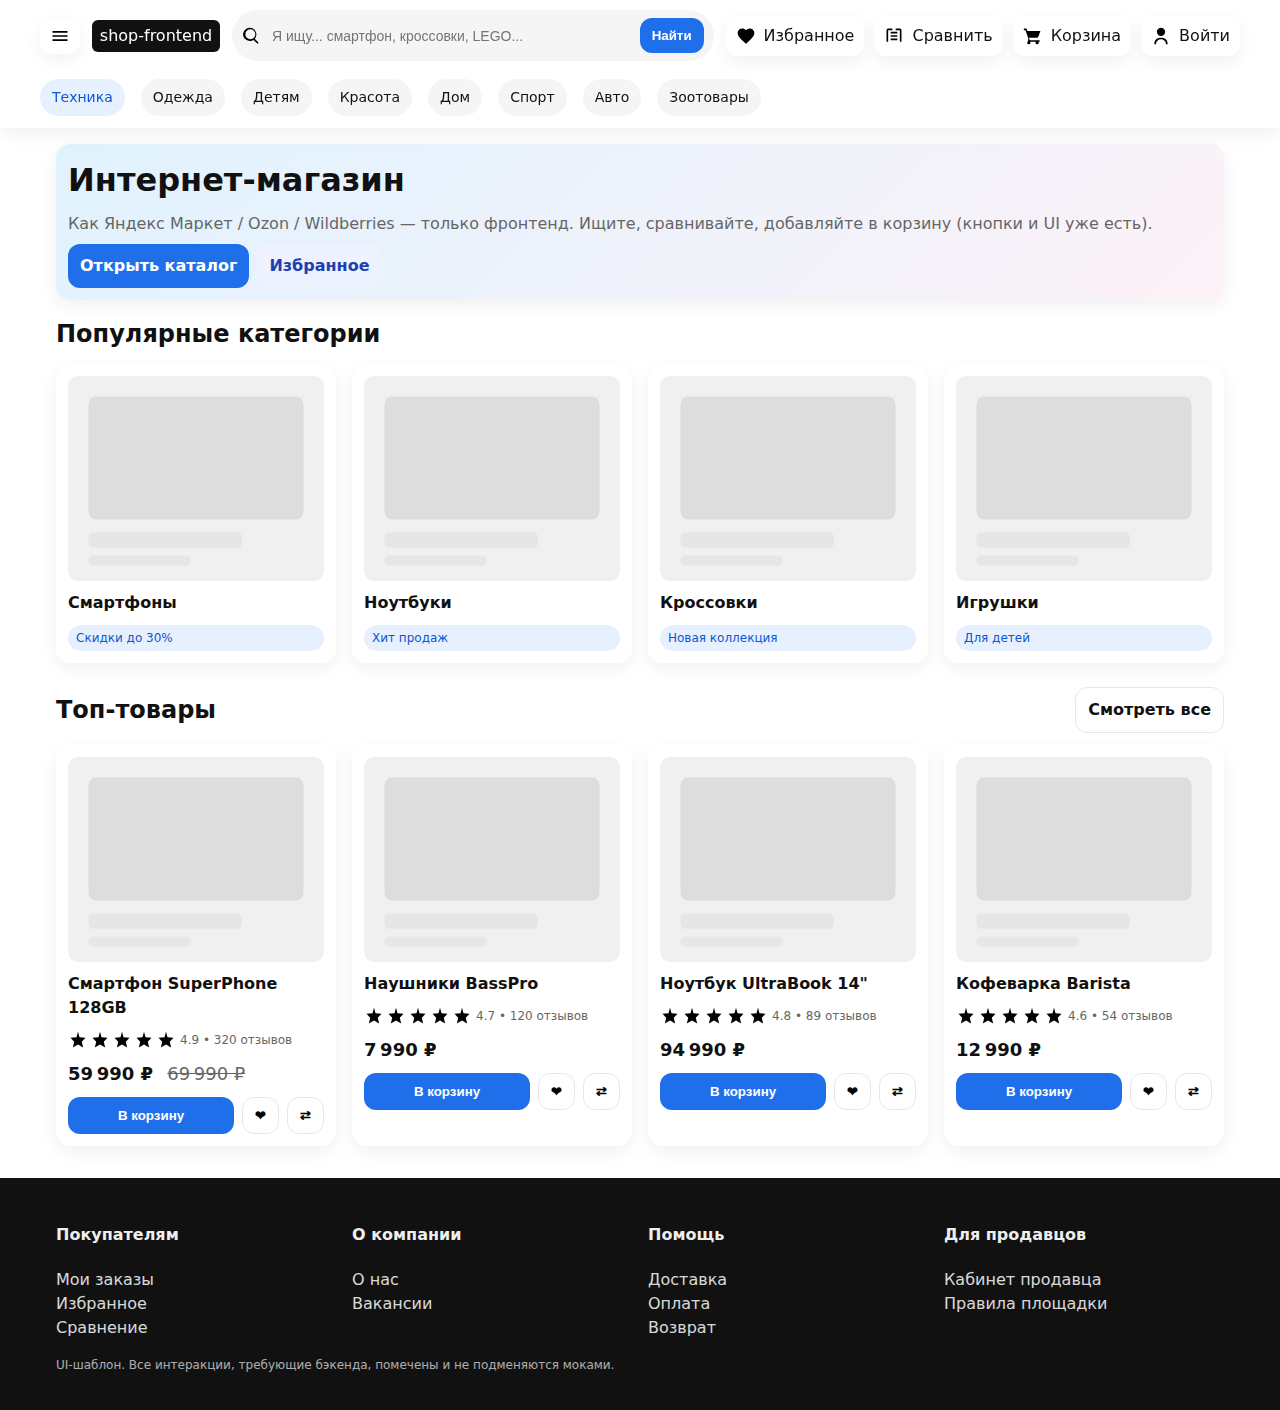
<file: main-service/cmd/server/frontend/index.html>
<!doctype html>
<html lang="ru">
<head>
  <meta charset="utf-8"/>
  <meta name="viewport" content="width=device-width,initial-scale=1"/>
  <title>Главная — Shop Frontend</title>
  <link rel="stylesheet" href="static/css/styles.css"/>
</head>
<body>
<header class="app-header">
  <div class="container header-top">
    <button class="icon-btn" aria-label="Меню" data-menu-toggle>
      <img class="icon" src="static/img/menu.svg" alt=""/>
    </button>
    <a href="index.html" class="logo" aria-label="На главную">
      <img src="static/img/logo.svg" alt="Логотип" height="32"/>
    </a>
    <form class="search" role="search" aria-label="Поиск" data-search-form>
      <img class="icon" src="static/img/search.svg" alt=""/>
      <input name="q" type="search" placeholder="Я ищу... смартфон, кроссовки, LEGO..." aria-label="Поиск по товарам"/>
      <button class="btn btn-primary" type="submit">Найти</button>
    </form>
    <nav class="header-actions" aria-label="Действия">
      <a class="icon-btn" href="favorites.html" title="Избранное">
        <img class="icon" src="static/img/heart.svg" alt=""/>
        <span class="hide-mobile">Избранное</span>
      </a>
      <a class="icon-btn" href="compare.html" title="Сравнение">
        <img class="icon" src="static/img/compare.svg" alt=""/>
        <span class="hide-mobile">Сравнить</span>
      </a>
      <a class="icon-btn" href="cart.html" title="Корзина">
        <img class="icon" src="static/img/cart.svg" alt=""/>
        <span class="hide-mobile">Корзина</span>
      </a>
      <a class="icon-btn" href="auth.html" title="Войти">
        <img class="icon" src="static/img/user.svg" alt=""/>
        <span class="hide-mobile">Войти</span>
      </a>
    </nav>
  </div>
  <div class="container navbar" role="navigation" aria-label="Категории">
    <a class="navlink active" href="catalog.html">Техника</a>
    <a class="navlink" href="catalog.html">Одежда</a>
    <a class="navlink" href="catalog.html">Детям</a>
    <a class="navlink" href="catalog.html">Красота</a>
    <a class="navlink" href="catalog.html">Дом</a>
    <a class="navlink" href="catalog.html">Спорт</a>
    <a class="navlink" href="catalog.html">Авто</a>
    <a class="navlink" href="catalog.html">Зоотовары</a>
  </div>
</header>
<main class="container">

<section aria-label="Баннер" style="margin:16px 0;">
  <div class="card" style="background:linear-gradient(135deg,#e0f2fe,#fdf2f8)">
    <div style="display:flex; flex-direction:column; gap:8px">
      <h1 style="margin:0">Интернет‑магазин</h1>
      <p style="margin:0; color:var(--muted)">Как Яндекс Маркет / Ozon / Wildberries — только фронтенд. Ищите, сравнивайте, добавляйте в корзину (кнопки и UI уже есть).</p>
      <div style="display:flex; gap:8px; flex-wrap:wrap">
        <a class="btn btn-primary" href="catalog.html">Открыть каталог</a>
        <a class="btn btn-secondary" href="favorites.html">Избранное</a>
      </div>
    </div>
  </div>
</section>

<section aria-label="Популярное">
  <div class="sortbar">
    <h2 style="margin:0">Популярные категории</h2>
  </div>
  <div class="grid cards">
    <a class="card" href="catalog.html">
      <img src="static/img/placeholder.svg" alt="Смартфоны"/>
      <strong>Смартфоны</strong>
      <span class="badge">Скидки до 30%</span>
    </a>
    <a class="card" href="catalog.html">
      <img src="static/img/placeholder.svg" alt="Ноутбуки"/>
      <strong>Ноутбуки</strong>
      <span class="badge">Хит продаж</span>
    </a>
    <a class="card" href="catalog.html">
      <img src="static/img/placeholder.svg" alt="Кроссовки"/>
      <strong>Кроссовки</strong>
      <span class="badge">Новая коллекция</span>
    </a>
    <a class="card" href="catalog.html">
      <img src="static/img/placeholder.svg" alt="Игрушки"/>
      <strong>Игрушки</strong>
      <span class="badge">Для детей</span>
    </a>
  </div>
</section>

<section aria-label="Топ товары" style="margin-top:24px;">
  <div class="sortbar">
    <h2 style="margin:0">Топ‑товары</h2>
    <div class="controls">
      <a href="catalog.html" class="btn btn-ghost">Смотреть все</a>
    </div>
  </div>
  <div class="grid cards">
    <!-- Static sample cards (no mocks, just layout) -->
    <article class="card">
      <img src="static/img/placeholder.svg" alt="Product"/>
      <a href="product.html"><strong>Смартфон SuperPhone 128GB</strong></a>
      <div class="rating">
        <span class="stars">
          <img class="icon" src="static/img/star.svg" alt="*"/>
          <img class="icon" src="static/img/star.svg" alt="*"/>
          <img class="icon" src="static/img/star.svg" alt="*"/>
          <img class="icon" src="static/img/star.svg" alt="*"/>
          <img class="icon" src="static/img/star.svg" alt="*"/>
        </span>
        <span>4.9 • 320 отзывов</span>
      </div>
      <div class="price">59 990 ₽ <span class="old">69 990 ₽</span></div>
      <div style="display:flex; gap:8px;">
        <button class="btn btn-primary btn-block" data-requires-backend>В корзину</button>
        <button class="btn btn-ghost" data-fav-toggle>❤</button>
        <button class="btn btn-ghost" data-compare-toggle>⇄</button>
      </div>
    </article>
    <article class="card">
      <img src="static/img/placeholder.svg" alt="Product"/>
      <a href="product.html"><strong>Наушники BassPro</strong></a>
      <div class="rating"><span class="stars"><img class="icon" src="static/img/star.svg" alt="*"/><img class="icon" src="static/img/star.svg" alt="*"/><img class="icon" src="static/img/star.svg" alt="*"/><img class="icon" src="static/img/star.svg" alt="*"/><img class="icon" src="static/img/star.svg" alt="*"/></span><span>4.7 • 120 отзывов</span></div>
      <div class="price">7 990 ₽</div>
      <div style="display:flex; gap:8px;">
        <button class="btn btn-primary btn-block" data-requires-backend>В корзину</button>
        <button class="btn btn-ghost" data-fav-toggle>❤</button>
        <button class="btn btn-ghost" data-compare-toggle>⇄</button>
      </div>
    </article>
    <article class="card">
      <img src="static/img/placeholder.svg" alt="Product"/>
      <a href="product.html"><strong>Ноутбук UltraBook 14"</strong></a>
      <div class="rating"><span class="stars"><img class="icon" src="static/img/star.svg" alt="*"/><img class="icon" src="static/img/star.svg" alt="*"/><img class="icon" src="static/img/star.svg" alt="*"/><img class="icon" src="static/img/star.svg" alt="*"/><img class="icon" src="static/img/star.svg" alt="*"/></span><span>4.8 • 89 отзывов</span></div>
      <div class="price">94 990 ₽</div>
      <div style="display:flex; gap:8px;">
        <button class="btn btn-primary btn-block" data-requires-backend>В корзину</button>
        <button class="btn btn-ghost" data-fav-toggle>❤</button>
        <button class="btn btn-ghost" data-compare-toggle>⇄</button>
      </div>
    </article>
    <article class="card">
      <img src="static/img/placeholder.svg" alt="Product"/>
      <a href="product.html"><strong>Кофеварка Barista</strong></a>
      <div class="rating"><span class="stars"><img class="icon" src="static/img/star.svg" alt="*"/><img class="icon" src="static/img/star.svg" alt="*"/><img class="icon" src="static/img/star.svg" alt="*"/><img class="icon" src="static/img/star.svg" alt="*"/><img class="icon" src="static/img/star.svg" alt="*"/></span><span>4.6 • 54 отзывов</span></div>
      <div class="price">12 990 ₽</div>
      <div style="display:flex; gap:8px;">
        <button class="btn btn-primary btn-block" data-requires-backend>В корзину</button>
        <button class="btn btn-ghost" data-fav-toggle>❤</button>
        <button class="btn btn-ghost" data-compare-toggle>⇄</button>
      </div>
    </article>
  </div>
</section>

</main>
<footer class="app-footer">
  <div class="container">
    <div class="cols">
      <div>
        <h4>Покупателям</h4>
        <a href="orders.html">Мои заказы</a><br/>
        <a href="favorites.html">Избранное</a><br/>
        <a href="compare.html">Сравнение</a>
      </div>
      <div>
        <h4>О компании</h4>
        <a href="#">О нас</a><br/>
        <a href="#">Вакансии</a>
      </div>
      <div>
        <h4>Помощь</h4>
        <a href="#">Доставка</a><br/>
        <a href="#">Оплата</a><br/>
        <a href="#">Возврат</a>
      </div>
      <div>
        <h4>Для продавцов</h4>
        <a href="seller.html">Кабинет продавца</a><br/>
        <a href="#">Правила площадки</a>
      </div>
    </div>
    <p style="opacity:.7; font-size:12px; margin-top:16px">UI-шаблон. Все интеракции, требующие бэкенда, помечены и не подменяются моками.</p>
  </div>
</footer>
<script src="static/js/apiClient.js" defer></script>
<script src="static/js/main.js" defer></script>
<div class="toast" role="status" aria-live="polite" aria-atomic="true" style="display:block;height:0;width:0;overflow:visible;"></div>
</body>
</html>
</file>
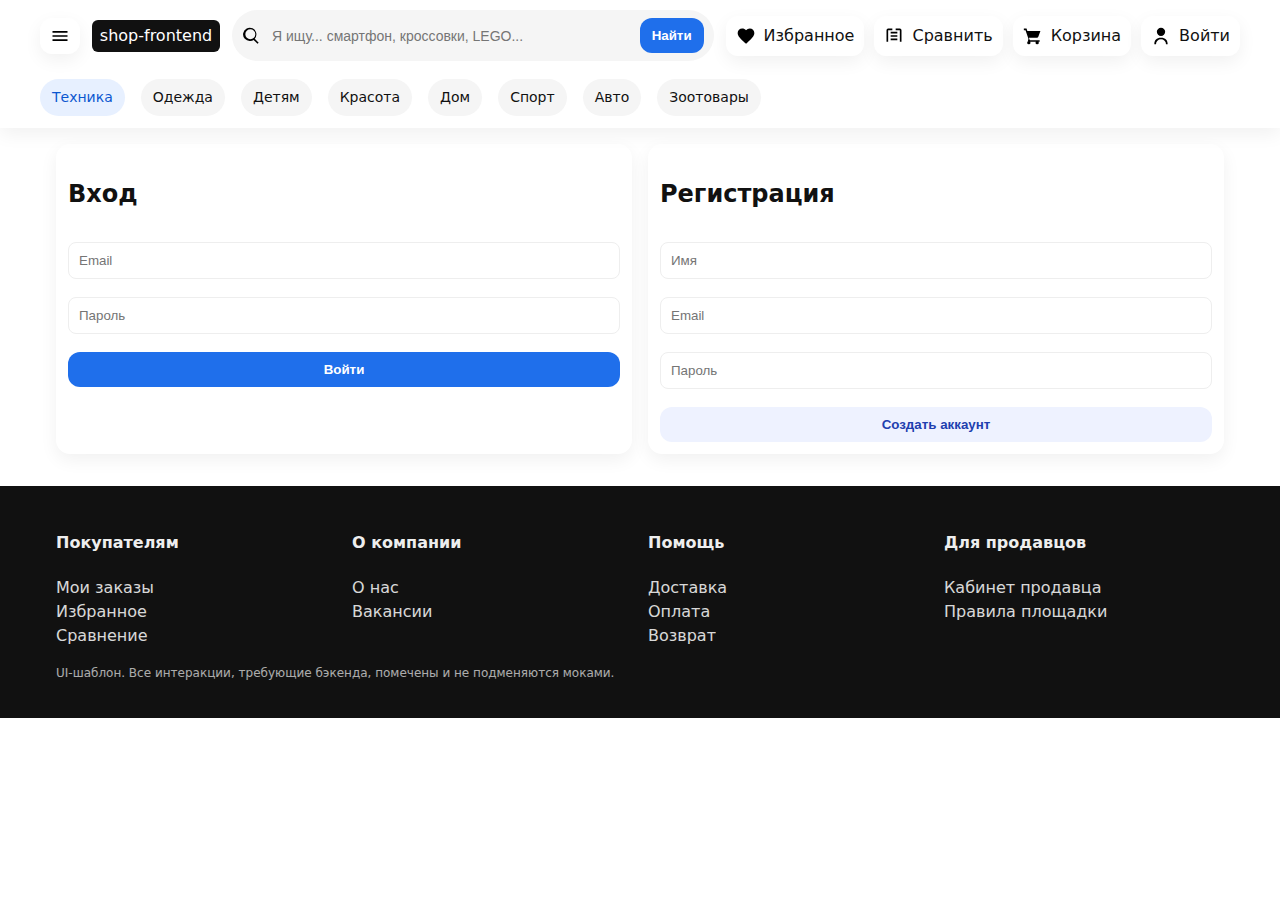
<file: main-service/cmd/server/frontend/auth.html>
<!doctype html>
<html lang="ru">
<head>
  <meta charset="utf-8"/>
  <meta name="viewport" content="width=device-width,initial-scale=1"/>
  <title>Вход / Регистрация — Shop Frontend</title>
  <link rel="stylesheet" href="static/css/styles.css"/>
</head>
<body>
<header class="app-header">
  <div class="container header-top">
    <button class="icon-btn" aria-label="Меню" data-menu-toggle>
      <img class="icon" src="static/img/menu.svg" alt=""/>
    </button>
    <a href="index.html" class="logo" aria-label="На главную">
      <img src="static/img/logo.svg" alt="Логотип" height="32"/>
    </a>
    <form class="search" role="search" aria-label="Поиск" data-search-form>
      <img class="icon" src="static/img/search.svg" alt=""/>
      <input name="q" type="search" placeholder="Я ищу... смартфон, кроссовки, LEGO..." aria-label="Поиск по товарам"/>
      <button class="btn btn-primary" type="submit">Найти</button>
    </form>
    <nav class="header-actions" aria-label="Действия">
      <a class="icon-btn" href="favorites.html" title="Избранное">
        <img class="icon" src="static/img/heart.svg" alt=""/>
        <span class="hide-mobile">Избранное</span>
      </a>
      <a class="icon-btn" href="compare.html" title="Сравнение">
        <img class="icon" src="static/img/compare.svg" alt=""/>
        <span class="hide-mobile">Сравнить</span>
      </a>
      <a class="icon-btn" href="cart.html" title="Корзина">
        <img class="icon" src="static/img/cart.svg" alt=""/>
        <span class="hide-mobile">Корзина</span>
      </a>
      <a class="icon-btn" href="auth.html" title="Войти">
        <img class="icon" src="static/img/user.svg" alt=""/>
        <span class="hide-mobile">Войти</span>
      </a>
    </nav>
  </div>
  <div class="container navbar" role="navigation" aria-label="Категории">
    <a class="navlink active" href="catalog.html">Техника</a>
    <a class="navlink" href="catalog.html">Одежда</a>
    <a class="navlink" href="catalog.html">Детям</a>
    <a class="navlink" href="catalog.html">Красота</a>
    <a class="navlink" href="catalog.html">Дом</a>
    <a class="navlink" href="catalog.html">Спорт</a>
    <a class="navlink" href="catalog.html">Авто</a>
    <a class="navlink" href="catalog.html">Зоотовары</a>
  </div>
</header>
<main class="container">

<section style="margin:16px 0; display:grid; gap:16px; grid-template-columns: repeat(2,minmax(0,1fr));">
  <div class="card">
    <h2>Вход</h2>
    <input type="email" placeholder="Email" style="margin-bottom:8px; padding:10px; border:1px solid #eee; border-radius:8px;"/>
    <input type="password" placeholder="Пароль" style="margin-bottom:8px; padding:10px; border:1px solid #eee; border-radius:8px;"/>
    <button class="btn btn-primary" data-requires-backend>Войти</button>
  </div>
  <div class="card">
    <h2>Регистрация</h2>
    <input type="text" placeholder="Имя" style="margin-bottom:8px; padding:10px; border:1px solid #eee; border-radius:8px;"/>
    <input type="email" placeholder="Email" style="margin-bottom:8px; padding:10px; border:1px solid #eee; border-radius:8px;"/>
    <input type="password" placeholder="Пароль" style="margin-bottom:8px; padding:10px; border:1px solid #eee; border-radius:8px;"/>
    <button class="btn btn-secondary" data-requires-backend>Создать аккаунт</button>
  </div>
</section>

</main>
<footer class="app-footer">
  <div class="container">
    <div class="cols">
      <div>
        <h4>Покупателям</h4>
        <a href="orders.html">Мои заказы</a><br/>
        <a href="favorites.html">Избранное</a><br/>
        <a href="compare.html">Сравнение</a>
      </div>
      <div>
        <h4>О компании</h4>
        <a href="#">О нас</a><br/>
        <a href="#">Вакансии</a>
      </div>
      <div>
        <h4>Помощь</h4>
        <a href="#">Доставка</a><br/>
        <a href="#">Оплата</a><br/>
        <a href="#">Возврат</a>
      </div>
      <div>
        <h4>Для продавцов</h4>
        <a href="seller.html">Кабинет продавца</a><br/>
        <a href="#">Правила площадки</a>
      </div>
    </div>
    <p style="opacity:.7; font-size:12px; margin-top:16px">UI-шаблон. Все интеракции, требующие бэкенда, помечены и не подменяются моками.</p>
  </div>
</footer>
<script src="static/js/apiClient.js" defer></script>
<script src="static/js/main.js" defer></script>
<div class="toast" role="status" aria-live="polite" aria-atomic="true" style="display:block;height:0;width:0;overflow:visible;"></div>
</body>
</html>
</file>
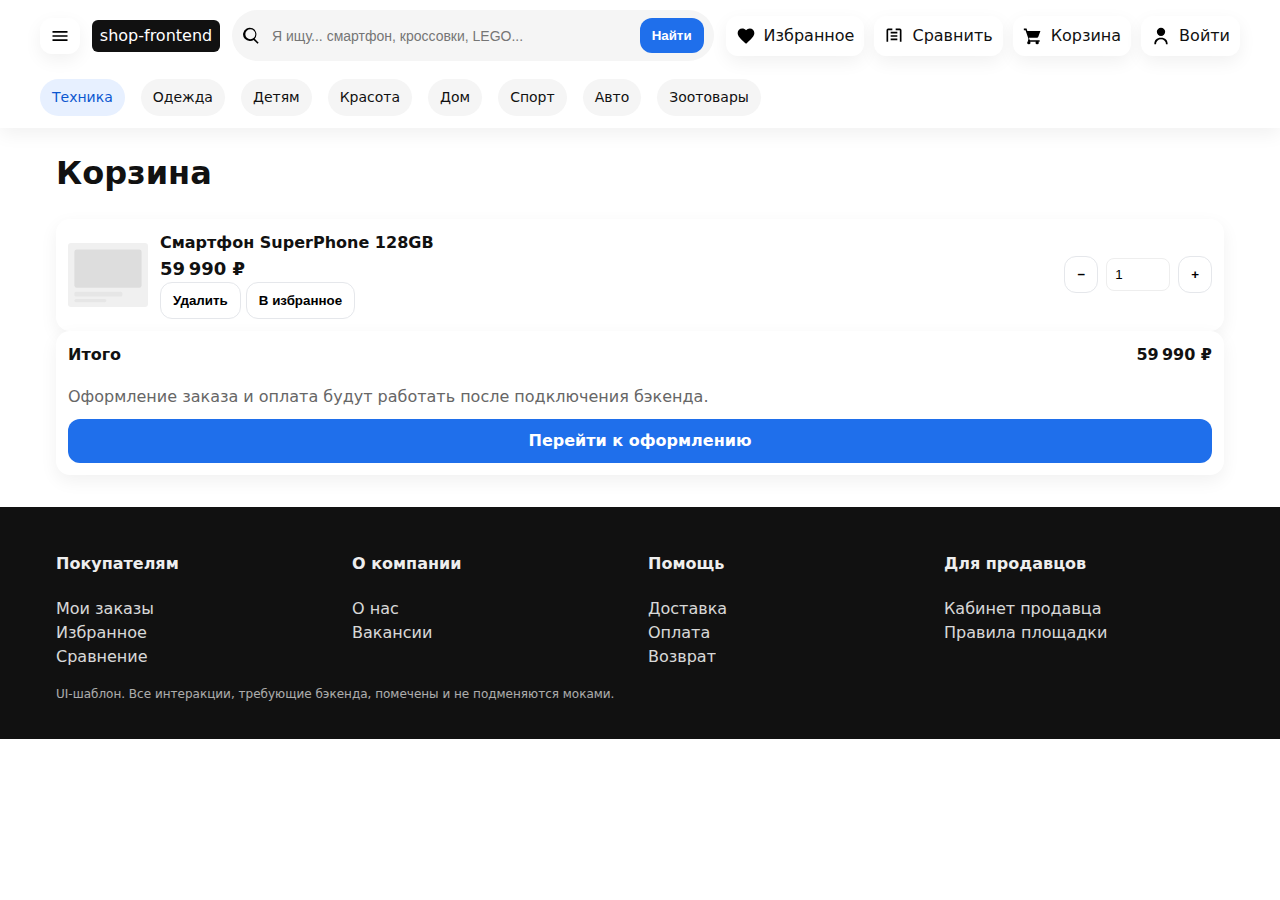
<file: main-service/cmd/server/frontend/cart.html>
<!doctype html>
<html lang="ru">
<head>
  <meta charset="utf-8"/>
  <meta name="viewport" content="width=device-width,initial-scale=1"/>
  <title>Корзина — Shop Frontend</title>
  <link rel="stylesheet" href="static/css/styles.css"/>
</head>
<body>
<header class="app-header">
  <div class="container header-top">
    <button class="icon-btn" aria-label="Меню" data-menu-toggle>
      <img class="icon" src="static/img/menu.svg" alt=""/>
    </button>
    <a href="index.html" class="logo" aria-label="На главную">
      <img src="static/img/logo.svg" alt="Логотип" height="32"/>
    </a>
    <form class="search" role="search" aria-label="Поиск" data-search-form>
      <img class="icon" src="static/img/search.svg" alt=""/>
      <input name="q" type="search" placeholder="Я ищу... смартфон, кроссовки, LEGO..." aria-label="Поиск по товарам"/>
      <button class="btn btn-primary" type="submit">Найти</button>
    </form>
    <nav class="header-actions" aria-label="Действия">
      <a class="icon-btn" href="favorites.html" title="Избранное">
        <img class="icon" src="static/img/heart.svg" alt=""/>
        <span class="hide-mobile">Избранное</span>
      </a>
      <a class="icon-btn" href="compare.html" title="Сравнение">
        <img class="icon" src="static/img/compare.svg" alt=""/>
        <span class="hide-mobile">Сравнить</span>
      </a>
      <a class="icon-btn" href="cart.html" title="Корзина">
        <img class="icon" src="static/img/cart.svg" alt=""/>
        <span class="hide-mobile">Корзина</span>
      </a>
      <a class="icon-btn" href="auth.html" title="Войти">
        <img class="icon" src="static/img/user.svg" alt=""/>
        <span class="hide-mobile">Войти</span>
      </a>
    </nav>
  </div>
  <div class="container navbar" role="navigation" aria-label="Категории">
    <a class="navlink active" href="catalog.html">Техника</a>
    <a class="navlink" href="catalog.html">Одежда</a>
    <a class="navlink" href="catalog.html">Детям</a>
    <a class="navlink" href="catalog.html">Красота</a>
    <a class="navlink" href="catalog.html">Дом</a>
    <a class="navlink" href="catalog.html">Спорт</a>
    <a class="navlink" href="catalog.html">Авто</a>
    <a class="navlink" href="catalog.html">Зоотовары</a>
  </div>
</header>
<main class="container">

<section aria-label="Корзина" style="margin:16px 0;">
  <h1>Корзина</h1>
  <div class="card" data-row>
    <div style="display:grid; grid-template-columns: 80px 1fr auto; gap:12px; align-items:center;">
      <img src="static/img/placeholder.svg" alt="Товар"/>
      <div>
        <strong>Смартфон SuperPhone 128GB</strong>
        <div class="price">59 990 ₽</div>
        <div>
          <button class="btn btn-ghost" data-requires-backend>Удалить</button>
          <button class="btn btn-ghost" data-requires-backend>В избранное</button>
        </div>
      </div>
      <div style="display:flex; gap:8px; align-items:center;">
        <button class="btn btn-ghost" data-cart-qty="dec">−</button>
        <input type="number" value="1" min="1" style="width:64px; padding:8px; border:1px solid #eee; border-radius:8px;"/>
        <button class="btn btn-ghost" data-cart-qty="inc">+</button>
      </div>
    </div>
  </div>

  <div class="card">
    <div style="display:flex; justify-content:space-between; align-items:center;">
      <strong>Итого</strong>
      <strong>59 990 ₽</strong>
    </div>
    <p style="color:var(--muted); margin:8px 0 0;">Оформление заказа и оплата будут работать после подключения бэкенда.</p>
    <a class="btn btn-primary" href="checkout.html" data-requires-backend>Перейти к оформлению</a>
  </div>
</section>
<script src="static/js/cart.js" defer></script>

</main>
<footer class="app-footer">
  <div class="container">
    <div class="cols">
      <div>
        <h4>Покупателям</h4>
        <a href="orders.html">Мои заказы</a><br/>
        <a href="favorites.html">Избранное</a><br/>
        <a href="compare.html">Сравнение</a>
      </div>
      <div>
        <h4>О компании</h4>
        <a href="#">О нас</a><br/>
        <a href="#">Вакансии</a>
      </div>
      <div>
        <h4>Помощь</h4>
        <a href="#">Доставка</a><br/>
        <a href="#">Оплата</a><br/>
        <a href="#">Возврат</a>
      </div>
      <div>
        <h4>Для продавцов</h4>
        <a href="seller.html">Кабинет продавца</a><br/>
        <a href="#">Правила площадки</a>
      </div>
    </div>
    <p style="opacity:.7; font-size:12px; margin-top:16px">UI-шаблон. Все интеракции, требующие бэкенда, помечены и не подменяются моками.</p>
  </div>
</footer>
<script src="static/js/apiClient.js" defer></script>
<script src="static/js/main.js" defer></script>
<div class="toast" role="status" aria-live="polite" aria-atomic="true" style="display:block;height:0;width:0;overflow:visible;"></div>
</body>
</html>
</file>
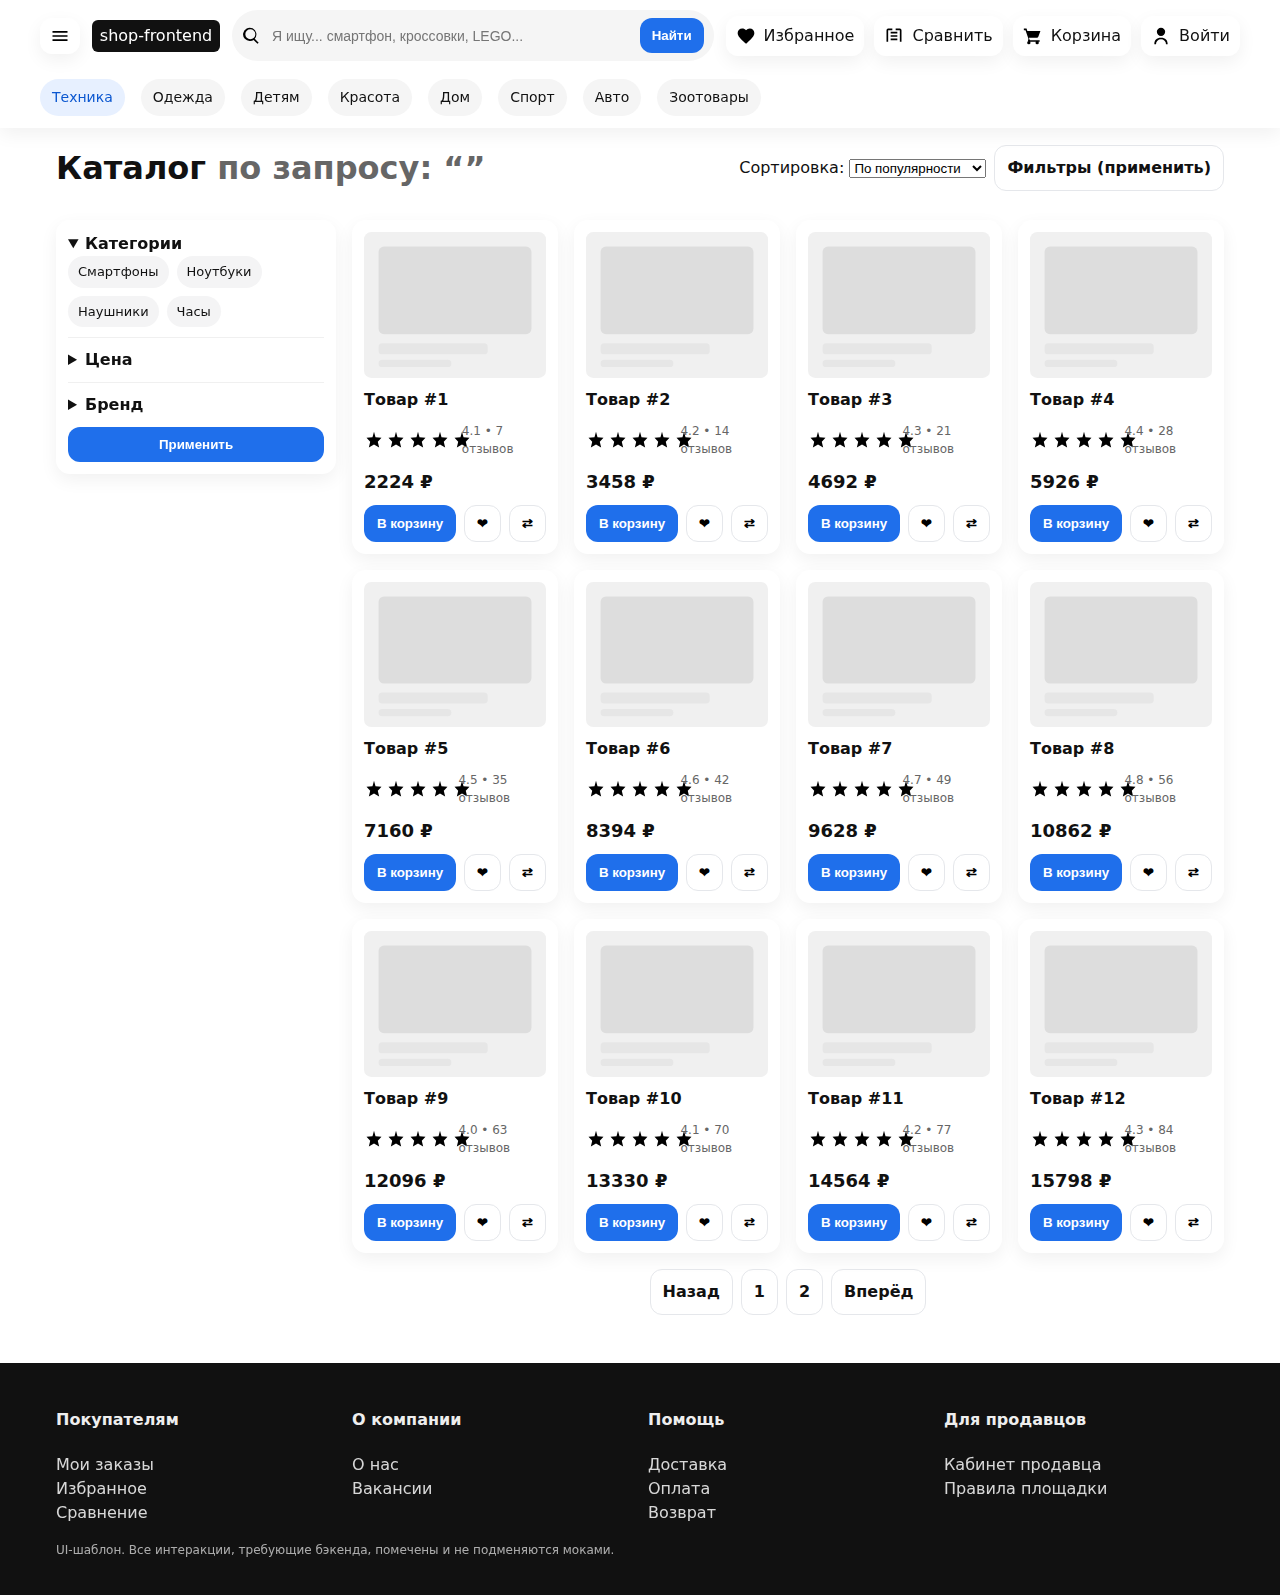
<file: main-service/cmd/server/frontend/catalog.html>
<!doctype html>
<html lang="ru">
<head>
  <meta charset="utf-8"/>
  <meta name="viewport" content="width=device-width,initial-scale=1"/>
  <title>Каталог — Shop Frontend</title>
  <link rel="stylesheet" href="static/css/styles.css"/>
</head>
<body>
<header class="app-header">
  <div class="container header-top">
    <button class="icon-btn" aria-label="Меню" data-menu-toggle>
      <img class="icon" src="static/img/menu.svg" alt=""/>
    </button>
    <a href="index.html" class="logo" aria-label="На главную">
      <img src="static/img/logo.svg" alt="Логотип" height="32"/>
    </a>
    <form class="search" role="search" aria-label="Поиск" data-search-form>
      <img class="icon" src="static/img/search.svg" alt=""/>
      <input name="q" type="search" placeholder="Я ищу... смартфон, кроссовки, LEGO..." aria-label="Поиск по товарам"/>
      <button class="btn btn-primary" type="submit">Найти</button>
    </form>
    <nav class="header-actions" aria-label="Действия">
      <a class="icon-btn" href="favorites.html" title="Избранное">
        <img class="icon" src="static/img/heart.svg" alt=""/>
        <span class="hide-mobile">Избранное</span>
      </a>
      <a class="icon-btn" href="compare.html" title="Сравнение">
        <img class="icon" src="static/img/compare.svg" alt=""/>
        <span class="hide-mobile">Сравнить</span>
      </a>
      <a class="icon-btn" href="cart.html" title="Корзина">
        <img class="icon" src="static/img/cart.svg" alt=""/>
        <span class="hide-mobile">Корзина</span>
      </a>
      <a class="icon-btn" href="auth.html" title="Войти">
        <img class="icon" src="static/img/user.svg" alt=""/>
        <span class="hide-mobile">Войти</span>
      </a>
    </nav>
  </div>
  <div class="container navbar" role="navigation" aria-label="Категории">
    <a class="navlink active" href="catalog.html">Техника</a>
    <a class="navlink" href="catalog.html">Одежда</a>
    <a class="navlink" href="catalog.html">Детям</a>
    <a class="navlink" href="catalog.html">Красота</a>
    <a class="navlink" href="catalog.html">Дом</a>
    <a class="navlink" href="catalog.html">Спорт</a>
    <a class="navlink" href="catalog.html">Авто</a>
    <a class="navlink" href="catalog.html">Зоотовары</a>
  </div>
</header>
<main class="container">

<section aria-label="Каталог" style="margin:16px 0; display:grid; gap:16px; grid-template-columns: 1fr; }
">
  <div class="sortbar">
    <h1 style="margin:0;">Каталог <span style="color:var(--muted)">по запросу: “<span data-query></span>”</span></h1>
    <div class="controls">
      <label>Сортировка:
        <select name="sort">
          <option value="pop">По популярности</option>
          <option value="price_asc">Сначала дешёвые</option>
          <option value="price_desc">Сначала дорогие</option>
          <option value="rating">По рейтингу</option>
        </select>
      </label>
      <a class="btn btn-ghost" href="#" data-requires-backend>Фильтры (применить)</a>
    </div>
  </div>
  <div style="display:grid; gap:16px; grid-template-columns: 280px 1fr;">
    <aside class="filters" aria-label="Фильтры">
      <details class="filter-group" open>
        <summary>Категории</summary>
        <div class="chips">
          <span class="chip">Смартфоны</span>
          <span class="chip">Ноутбуки</span>
          <span class="chip">Наушники</span>
          <span class="chip">Часы</span>
        </div>
      </details>
      <details class="filter-group">
        <summary>Цена</summary>
        <div style="display:flex; gap:8px;">
          <input type="number" placeholder="От" style="width:100%"/>
          <input type="number" placeholder="До" style="width:100%"/>
        </div>
      </details>
      <details class="filter-group">
        <summary>Бренд</summary>
        <div class="chips">
          <span class="chip">Brand A</span>
          <span class="chip">Brand B</span>
          <span class="chip">Brand C</span>
        </div>
      </details>
      <button class="btn btn-primary" data-requires-backend>Применить</button>
    </aside>
    <section>
      <div class="grid cards">
        <!-- Sample product cards (layout only) -->
        
        <article class="card">
          <img src="static/img/placeholder.svg" alt="Product"/>
          <a href="product.html"><strong>Товар #1</strong></a>
          <div class="rating"><span class="stars"><img class="icon" src="static/img/star.svg" alt="*"/><img class="icon" src="static/img/star.svg" alt="*"/><img class="icon" src="static/img/star.svg" alt="*"/><img class="icon" src="static/img/star.svg" alt="*"/><img class="icon" src="static/img/star.svg" alt="*"/></span><span>4.1 • 7 отзывов</span></div>
          <div class="price">2224 ₽</div>
          <div style="display:flex; gap:8px;">
            <button class="btn btn-primary btn-block" data-requires-backend>В корзину</button>
            <button class="btn btn-ghost" data-fav-toggle>❤</button>
            <button class="btn btn-ghost" data-compare-toggle>⇄</button>
          </div>
        </article>
        

        <article class="card">
          <img src="static/img/placeholder.svg" alt="Product"/>
          <a href="product.html"><strong>Товар #2</strong></a>
          <div class="rating"><span class="stars"><img class="icon" src="static/img/star.svg" alt="*"/><img class="icon" src="static/img/star.svg" alt="*"/><img class="icon" src="static/img/star.svg" alt="*"/><img class="icon" src="static/img/star.svg" alt="*"/><img class="icon" src="static/img/star.svg" alt="*"/></span><span>4.2 • 14 отзывов</span></div>
          <div class="price">3458 ₽</div>
          <div style="display:flex; gap:8px;">
            <button class="btn btn-primary btn-block" data-requires-backend>В корзину</button>
            <button class="btn btn-ghost" data-fav-toggle>❤</button>
            <button class="btn btn-ghost" data-compare-toggle>⇄</button>
          </div>
        </article>
        

        <article class="card">
          <img src="static/img/placeholder.svg" alt="Product"/>
          <a href="product.html"><strong>Товар #3</strong></a>
          <div class="rating"><span class="stars"><img class="icon" src="static/img/star.svg" alt="*"/><img class="icon" src="static/img/star.svg" alt="*"/><img class="icon" src="static/img/star.svg" alt="*"/><img class="icon" src="static/img/star.svg" alt="*"/><img class="icon" src="static/img/star.svg" alt="*"/></span><span>4.3 • 21 отзывов</span></div>
          <div class="price">4692 ₽</div>
          <div style="display:flex; gap:8px;">
            <button class="btn btn-primary btn-block" data-requires-backend>В корзину</button>
            <button class="btn btn-ghost" data-fav-toggle>❤</button>
            <button class="btn btn-ghost" data-compare-toggle>⇄</button>
          </div>
        </article>
        

        <article class="card">
          <img src="static/img/placeholder.svg" alt="Product"/>
          <a href="product.html"><strong>Товар #4</strong></a>
          <div class="rating"><span class="stars"><img class="icon" src="static/img/star.svg" alt="*"/><img class="icon" src="static/img/star.svg" alt="*"/><img class="icon" src="static/img/star.svg" alt="*"/><img class="icon" src="static/img/star.svg" alt="*"/><img class="icon" src="static/img/star.svg" alt="*"/></span><span>4.4 • 28 отзывов</span></div>
          <div class="price">5926 ₽</div>
          <div style="display:flex; gap:8px;">
            <button class="btn btn-primary btn-block" data-requires-backend>В корзину</button>
            <button class="btn btn-ghost" data-fav-toggle>❤</button>
            <button class="btn btn-ghost" data-compare-toggle>⇄</button>
          </div>
        </article>
        

        <article class="card">
          <img src="static/img/placeholder.svg" alt="Product"/>
          <a href="product.html"><strong>Товар #5</strong></a>
          <div class="rating"><span class="stars"><img class="icon" src="static/img/star.svg" alt="*"/><img class="icon" src="static/img/star.svg" alt="*"/><img class="icon" src="static/img/star.svg" alt="*"/><img class="icon" src="static/img/star.svg" alt="*"/><img class="icon" src="static/img/star.svg" alt="*"/></span><span>4.5 • 35 отзывов</span></div>
          <div class="price">7160 ₽</div>
          <div style="display:flex; gap:8px;">
            <button class="btn btn-primary btn-block" data-requires-backend>В корзину</button>
            <button class="btn btn-ghost" data-fav-toggle>❤</button>
            <button class="btn btn-ghost" data-compare-toggle>⇄</button>
          </div>
        </article>
        

        <article class="card">
          <img src="static/img/placeholder.svg" alt="Product"/>
          <a href="product.html"><strong>Товар #6</strong></a>
          <div class="rating"><span class="stars"><img class="icon" src="static/img/star.svg" alt="*"/><img class="icon" src="static/img/star.svg" alt="*"/><img class="icon" src="static/img/star.svg" alt="*"/><img class="icon" src="static/img/star.svg" alt="*"/><img class="icon" src="static/img/star.svg" alt="*"/></span><span>4.6 • 42 отзывов</span></div>
          <div class="price">8394 ₽</div>
          <div style="display:flex; gap:8px;">
            <button class="btn btn-primary btn-block" data-requires-backend>В корзину</button>
            <button class="btn btn-ghost" data-fav-toggle>❤</button>
            <button class="btn btn-ghost" data-compare-toggle>⇄</button>
          </div>
        </article>
        

        <article class="card">
          <img src="static/img/placeholder.svg" alt="Product"/>
          <a href="product.html"><strong>Товар #7</strong></a>
          <div class="rating"><span class="stars"><img class="icon" src="static/img/star.svg" alt="*"/><img class="icon" src="static/img/star.svg" alt="*"/><img class="icon" src="static/img/star.svg" alt="*"/><img class="icon" src="static/img/star.svg" alt="*"/><img class="icon" src="static/img/star.svg" alt="*"/></span><span>4.7 • 49 отзывов</span></div>
          <div class="price">9628 ₽</div>
          <div style="display:flex; gap:8px;">
            <button class="btn btn-primary btn-block" data-requires-backend>В корзину</button>
            <button class="btn btn-ghost" data-fav-toggle>❤</button>
            <button class="btn btn-ghost" data-compare-toggle>⇄</button>
          </div>
        </article>
        

        <article class="card">
          <img src="static/img/placeholder.svg" alt="Product"/>
          <a href="product.html"><strong>Товар #8</strong></a>
          <div class="rating"><span class="stars"><img class="icon" src="static/img/star.svg" alt="*"/><img class="icon" src="static/img/star.svg" alt="*"/><img class="icon" src="static/img/star.svg" alt="*"/><img class="icon" src="static/img/star.svg" alt="*"/><img class="icon" src="static/img/star.svg" alt="*"/></span><span>4.8 • 56 отзывов</span></div>
          <div class="price">10862 ₽</div>
          <div style="display:flex; gap:8px;">
            <button class="btn btn-primary btn-block" data-requires-backend>В корзину</button>
            <button class="btn btn-ghost" data-fav-toggle>❤</button>
            <button class="btn btn-ghost" data-compare-toggle>⇄</button>
          </div>
        </article>
        

        <article class="card">
          <img src="static/img/placeholder.svg" alt="Product"/>
          <a href="product.html"><strong>Товар #9</strong></a>
          <div class="rating"><span class="stars"><img class="icon" src="static/img/star.svg" alt="*"/><img class="icon" src="static/img/star.svg" alt="*"/><img class="icon" src="static/img/star.svg" alt="*"/><img class="icon" src="static/img/star.svg" alt="*"/><img class="icon" src="static/img/star.svg" alt="*"/></span><span>4.0 • 63 отзывов</span></div>
          <div class="price">12096 ₽</div>
          <div style="display:flex; gap:8px;">
            <button class="btn btn-primary btn-block" data-requires-backend>В корзину</button>
            <button class="btn btn-ghost" data-fav-toggle>❤</button>
            <button class="btn btn-ghost" data-compare-toggle>⇄</button>
          </div>
        </article>
        

        <article class="card">
          <img src="static/img/placeholder.svg" alt="Product"/>
          <a href="product.html"><strong>Товар #10</strong></a>
          <div class="rating"><span class="stars"><img class="icon" src="static/img/star.svg" alt="*"/><img class="icon" src="static/img/star.svg" alt="*"/><img class="icon" src="static/img/star.svg" alt="*"/><img class="icon" src="static/img/star.svg" alt="*"/><img class="icon" src="static/img/star.svg" alt="*"/></span><span>4.1 • 70 отзывов</span></div>
          <div class="price">13330 ₽</div>
          <div style="display:flex; gap:8px;">
            <button class="btn btn-primary btn-block" data-requires-backend>В корзину</button>
            <button class="btn btn-ghost" data-fav-toggle>❤</button>
            <button class="btn btn-ghost" data-compare-toggle>⇄</button>
          </div>
        </article>
        

        <article class="card">
          <img src="static/img/placeholder.svg" alt="Product"/>
          <a href="product.html"><strong>Товар #11</strong></a>
          <div class="rating"><span class="stars"><img class="icon" src="static/img/star.svg" alt="*"/><img class="icon" src="static/img/star.svg" alt="*"/><img class="icon" src="static/img/star.svg" alt="*"/><img class="icon" src="static/img/star.svg" alt="*"/><img class="icon" src="static/img/star.svg" alt="*"/></span><span>4.2 • 77 отзывов</span></div>
          <div class="price">14564 ₽</div>
          <div style="display:flex; gap:8px;">
            <button class="btn btn-primary btn-block" data-requires-backend>В корзину</button>
            <button class="btn btn-ghost" data-fav-toggle>❤</button>
            <button class="btn btn-ghost" data-compare-toggle>⇄</button>
          </div>
        </article>
        

        <article class="card">
          <img src="static/img/placeholder.svg" alt="Product"/>
          <a href="product.html"><strong>Товар #12</strong></a>
          <div class="rating"><span class="stars"><img class="icon" src="static/img/star.svg" alt="*"/><img class="icon" src="static/img/star.svg" alt="*"/><img class="icon" src="static/img/star.svg" alt="*"/><img class="icon" src="static/img/star.svg" alt="*"/><img class="icon" src="static/img/star.svg" alt="*"/></span><span>4.3 • 84 отзывов</span></div>
          <div class="price">15798 ₽</div>
          <div style="display:flex; gap:8px;">
            <button class="btn btn-primary btn-block" data-requires-backend>В корзину</button>
            <button class="btn btn-ghost" data-fav-toggle>❤</button>
            <button class="btn btn-ghost" data-compare-toggle>⇄</button>
          </div>
        </article>
        
      </div>
      <div style="display:flex; justify-content:center; gap:8px; margin:16px 0;">
        <a href="#" class="btn btn-ghost" data-page="prev">Назад</a>
        <a href="#" class="btn btn-ghost" data-page="1">1</a>
        <a href="#" class="btn btn-ghost" data-page="2">2</a>
        <a href="#" class="btn btn-ghost" data-page="next">Вперёд</a>
      </div>
    </section>
  </div>
</section>
<script src="static/js/catalog.js" defer></script>

</main>
<footer class="app-footer">
  <div class="container">
    <div class="cols">
      <div>
        <h4>Покупателям</h4>
        <a href="orders.html">Мои заказы</a><br/>
        <a href="favorites.html">Избранное</a><br/>
        <a href="compare.html">Сравнение</a>
      </div>
      <div>
        <h4>О компании</h4>
        <a href="#">О нас</a><br/>
        <a href="#">Вакансии</a>
      </div>
      <div>
        <h4>Помощь</h4>
        <a href="#">Доставка</a><br/>
        <a href="#">Оплата</a><br/>
        <a href="#">Возврат</a>
      </div>
      <div>
        <h4>Для продавцов</h4>
        <a href="seller.html">Кабинет продавца</a><br/>
        <a href="#">Правила площадки</a>
      </div>
    </div>
    <p style="opacity:.7; font-size:12px; margin-top:16px">UI-шаблон. Все интеракции, требующие бэкенда, помечены и не подменяются моками.</p>
  </div>
</footer>
<script src="static/js/apiClient.js" defer></script>
<script src="static/js/main.js" defer></script>
<div class="toast" role="status" aria-live="polite" aria-atomic="true" style="display:block;height:0;width:0;overflow:visible;"></div>
</body>
</html>
</file>
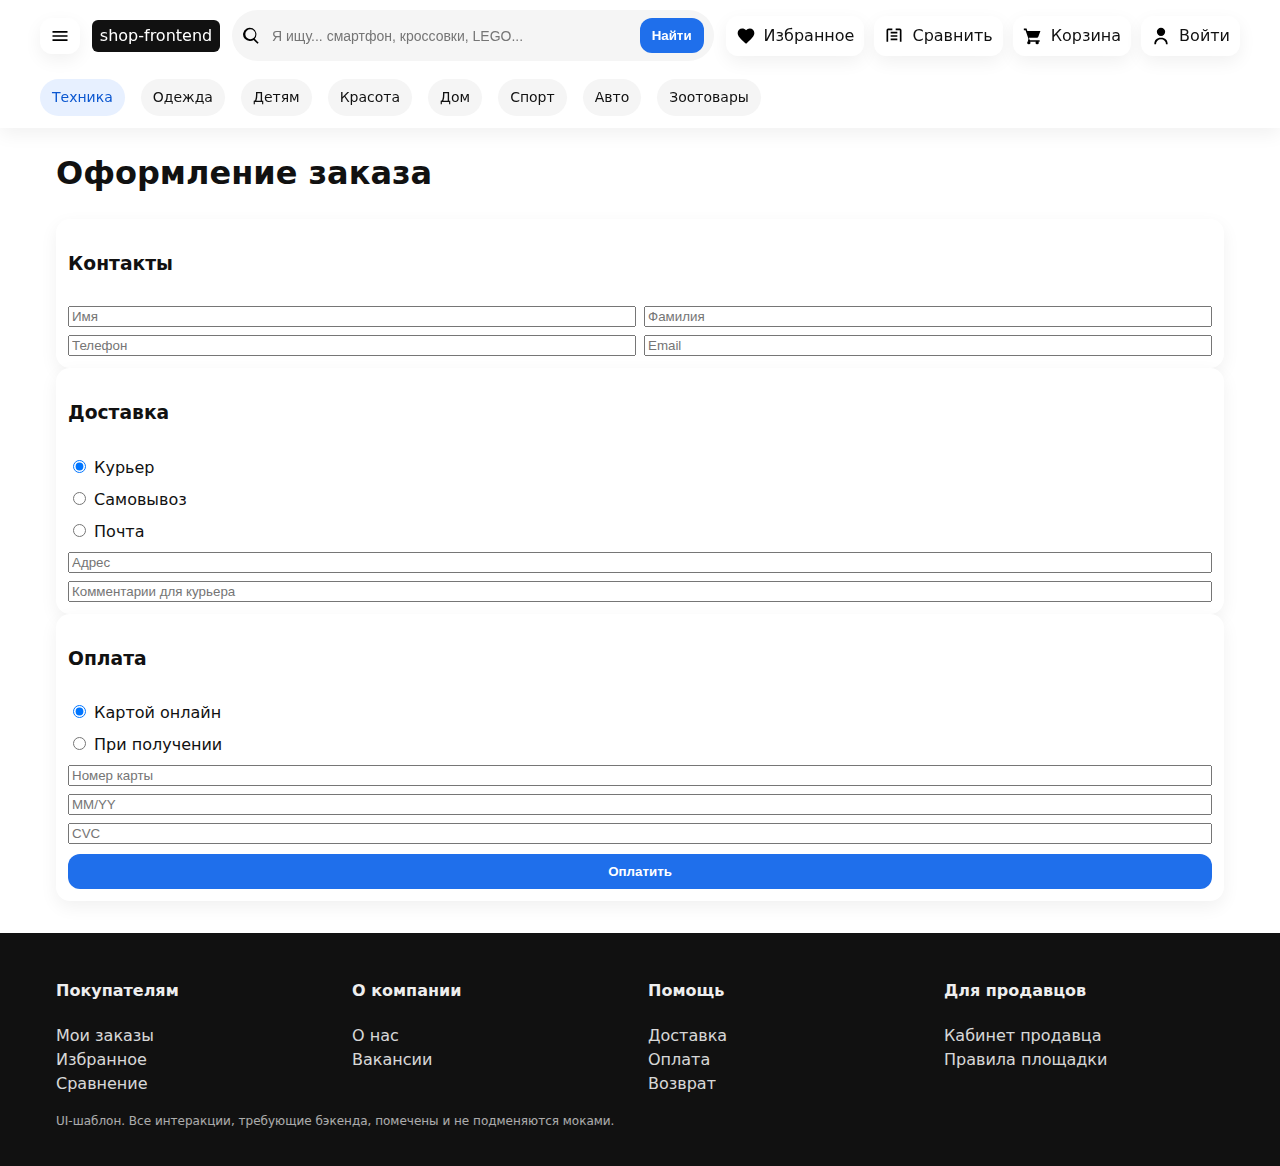
<file: main-service/cmd/server/frontend/checkout.html>
<!doctype html>
<html lang="ru">
<head>
  <meta charset="utf-8"/>
  <meta name="viewport" content="width=device-width,initial-scale=1"/>
  <title>Оформление заказа — Shop Frontend</title>
  <link rel="stylesheet" href="static/css/styles.css"/>
</head>
<body>
<header class="app-header">
  <div class="container header-top">
    <button class="icon-btn" aria-label="Меню" data-menu-toggle>
      <img class="icon" src="static/img/menu.svg" alt=""/>
    </button>
    <a href="index.html" class="logo" aria-label="На главную">
      <img src="static/img/logo.svg" alt="Логотип" height="32"/>
    </a>
    <form class="search" role="search" aria-label="Поиск" data-search-form>
      <img class="icon" src="static/img/search.svg" alt=""/>
      <input name="q" type="search" placeholder="Я ищу... смартфон, кроссовки, LEGO..." aria-label="Поиск по товарам"/>
      <button class="btn btn-primary" type="submit">Найти</button>
    </form>
    <nav class="header-actions" aria-label="Действия">
      <a class="icon-btn" href="favorites.html" title="Избранное">
        <img class="icon" src="static/img/heart.svg" alt=""/>
        <span class="hide-mobile">Избранное</span>
      </a>
      <a class="icon-btn" href="compare.html" title="Сравнение">
        <img class="icon" src="static/img/compare.svg" alt=""/>
        <span class="hide-mobile">Сравнить</span>
      </a>
      <a class="icon-btn" href="cart.html" title="Корзина">
        <img class="icon" src="static/img/cart.svg" alt=""/>
        <span class="hide-mobile">Корзина</span>
      </a>
      <a class="icon-btn" href="auth.html" title="Войти">
        <img class="icon" src="static/img/user.svg" alt=""/>
        <span class="hide-mobile">Войти</span>
      </a>
    </nav>
  </div>
  <div class="container navbar" role="navigation" aria-label="Категории">
    <a class="navlink active" href="catalog.html">Техника</a>
    <a class="navlink" href="catalog.html">Одежда</a>
    <a class="navlink" href="catalog.html">Детям</a>
    <a class="navlink" href="catalog.html">Красота</a>
    <a class="navlink" href="catalog.html">Дом</a>
    <a class="navlink" href="catalog.html">Спорт</a>
    <a class="navlink" href="catalog.html">Авто</a>
    <a class="navlink" href="catalog.html">Зоотовары</a>
  </div>
</header>
<main class="container">

<section style="margin:16px 0;">
  <h1>Оформление заказа</h1>
  <div class="card">
    <h3>Контакты</h3>
    <div style="display:grid; gap:8px; grid-template-columns: repeat(2, minmax(0,1fr));">
      <input placeholder="Имя"/>
      <input placeholder="Фамилия"/>
      <input placeholder="Телефон"/>
      <input placeholder="Email"/>
    </div>
  </div>
  <div class="card">
    <h3>Доставка</h3>
    <div style="display:grid; gap:8px;">
      <label><input type="radio" name="delivery" checked/> Курьер</label>
      <label><input type="radio" name="delivery"/> Самовывоз</label>
      <label><input type="radio" name="delivery"/> Почта</label>
      <input placeholder="Адрес"/>
      <input placeholder="Комментарии для курьера"/>
    </div>
  </div>
  <div class="card">
    <h3>Оплата</h3>
    <div style="display:grid; gap:8px;">
      <label><input type="radio" name="pay" checked/> Картой онлайн</label>
      <label><input type="radio" name="pay"/> При получении</label>
      <input placeholder="Номер карты"/>
      <input placeholder="MM/YY"/>
      <input placeholder="CVC"/>
    </div>
    <button class="btn btn-primary" data-requires-backend>Оплатить</button>
  </div>
</section>

</main>
<footer class="app-footer">
  <div class="container">
    <div class="cols">
      <div>
        <h4>Покупателям</h4>
        <a href="orders.html">Мои заказы</a><br/>
        <a href="favorites.html">Избранное</a><br/>
        <a href="compare.html">Сравнение</a>
      </div>
      <div>
        <h4>О компании</h4>
        <a href="#">О нас</a><br/>
        <a href="#">Вакансии</a>
      </div>
      <div>
        <h4>Помощь</h4>
        <a href="#">Доставка</a><br/>
        <a href="#">Оплата</a><br/>
        <a href="#">Возврат</a>
      </div>
      <div>
        <h4>Для продавцов</h4>
        <a href="seller.html">Кабинет продавца</a><br/>
        <a href="#">Правила площадки</a>
      </div>
    </div>
    <p style="opacity:.7; font-size:12px; margin-top:16px">UI-шаблон. Все интеракции, требующие бэкенда, помечены и не подменяются моками.</p>
  </div>
</footer>
<script src="static/js/apiClient.js" defer></script>
<script src="static/js/main.js" defer></script>
<div class="toast" role="status" aria-live="polite" aria-atomic="true" style="display:block;height:0;width:0;overflow:visible;"></div>
</body>
</html>
</file>
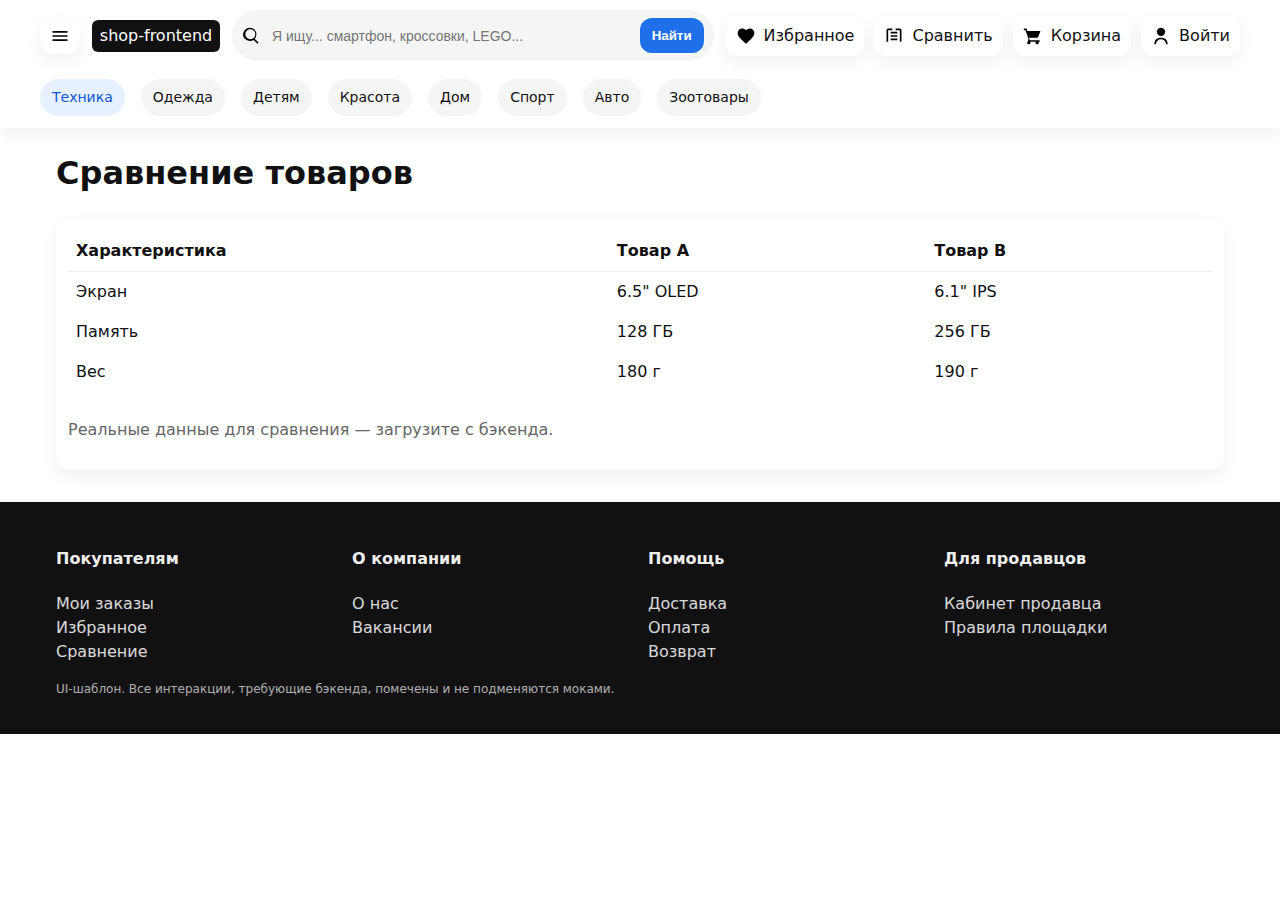
<file: main-service/cmd/server/frontend/compare.html>
<!doctype html>
<html lang="ru">
<head>
  <meta charset="utf-8"/>
  <meta name="viewport" content="width=device-width,initial-scale=1"/>
  <title>Сравнение — Shop Frontend</title>
  <link rel="stylesheet" href="static/css/styles.css"/>
</head>
<body>
<header class="app-header">
  <div class="container header-top">
    <button class="icon-btn" aria-label="Меню" data-menu-toggle>
      <img class="icon" src="static/img/menu.svg" alt=""/>
    </button>
    <a href="index.html" class="logo" aria-label="На главную">
      <img src="static/img/logo.svg" alt="Логотип" height="32"/>
    </a>
    <form class="search" role="search" aria-label="Поиск" data-search-form>
      <img class="icon" src="static/img/search.svg" alt=""/>
      <input name="q" type="search" placeholder="Я ищу... смартфон, кроссовки, LEGO..." aria-label="Поиск по товарам"/>
      <button class="btn btn-primary" type="submit">Найти</button>
    </form>
    <nav class="header-actions" aria-label="Действия">
      <a class="icon-btn" href="favorites.html" title="Избранное">
        <img class="icon" src="static/img/heart.svg" alt=""/>
        <span class="hide-mobile">Избранное</span>
      </a>
      <a class="icon-btn" href="compare.html" title="Сравнение">
        <img class="icon" src="static/img/compare.svg" alt=""/>
        <span class="hide-mobile">Сравнить</span>
      </a>
      <a class="icon-btn" href="cart.html" title="Корзина">
        <img class="icon" src="static/img/cart.svg" alt=""/>
        <span class="hide-mobile">Корзина</span>
      </a>
      <a class="icon-btn" href="auth.html" title="Войти">
        <img class="icon" src="static/img/user.svg" alt=""/>
        <span class="hide-mobile">Войти</span>
      </a>
    </nav>
  </div>
  <div class="container navbar" role="navigation" aria-label="Категории">
    <a class="navlink active" href="catalog.html">Техника</a>
    <a class="navlink" href="catalog.html">Одежда</a>
    <a class="navlink" href="catalog.html">Детям</a>
    <a class="navlink" href="catalog.html">Красота</a>
    <a class="navlink" href="catalog.html">Дом</a>
    <a class="navlink" href="catalog.html">Спорт</a>
    <a class="navlink" href="catalog.html">Авто</a>
    <a class="navlink" href="catalog.html">Зоотовары</a>
  </div>
</header>
<main class="container">

<section style="margin:16px 0;">
  <h1>Сравнение товаров</h1>
  <div class="card" style="overflow:auto;">
    <table style="border-collapse:collapse; width:100%; min-width:720px;">
      <thead>
        <tr>
          <th style="text-align:left; padding:8px; border-bottom:1px solid #eee;">Характеристика</th>
          <th style="text-align:left; padding:8px; border-bottom:1px solid #eee;">Товар A</th>
          <th style="text-align:left; padding:8px; border-bottom:1px solid #eee;">Товар B</th>
        </tr>
      </thead>
      <tbody>
        <tr><td style="padding:8px;">Экран</td><td style="padding:8px;">6.5" OLED</td><td style="padding:8px;">6.1" IPS</td></tr>
        <tr><td style="padding:8px;">Память</td><td style="padding:8px;">128 ГБ</td><td style="padding:8px;">256 ГБ</td></tr>
        <tr><td style="padding:8px;">Вес</td><td style="padding:8px;">180 г</td><td style="padding:8px;">190 г</td></tr>
      </tbody>
    </table>
    <p style="color:var(--muted);">Реальные данные для сравнения — загрузите с бэкенда.</p>
  </div>
</section>

</main>
<footer class="app-footer">
  <div class="container">
    <div class="cols">
      <div>
        <h4>Покупателям</h4>
        <a href="orders.html">Мои заказы</a><br/>
        <a href="favorites.html">Избранное</a><br/>
        <a href="compare.html">Сравнение</a>
      </div>
      <div>
        <h4>О компании</h4>
        <a href="#">О нас</a><br/>
        <a href="#">Вакансии</a>
      </div>
      <div>
        <h4>Помощь</h4>
        <a href="#">Доставка</a><br/>
        <a href="#">Оплата</a><br/>
        <a href="#">Возврат</a>
      </div>
      <div>
        <h4>Для продавцов</h4>
        <a href="seller.html">Кабинет продавца</a><br/>
        <a href="#">Правила площадки</a>
      </div>
    </div>
    <p style="opacity:.7; font-size:12px; margin-top:16px">UI-шаблон. Все интеракции, требующие бэкенда, помечены и не подменяются моками.</p>
  </div>
</footer>
<script src="static/js/apiClient.js" defer></script>
<script src="static/js/main.js" defer></script>
<div class="toast" role="status" aria-live="polite" aria-atomic="true" style="display:block;height:0;width:0;overflow:visible;"></div>
</body>
</html>
</file>
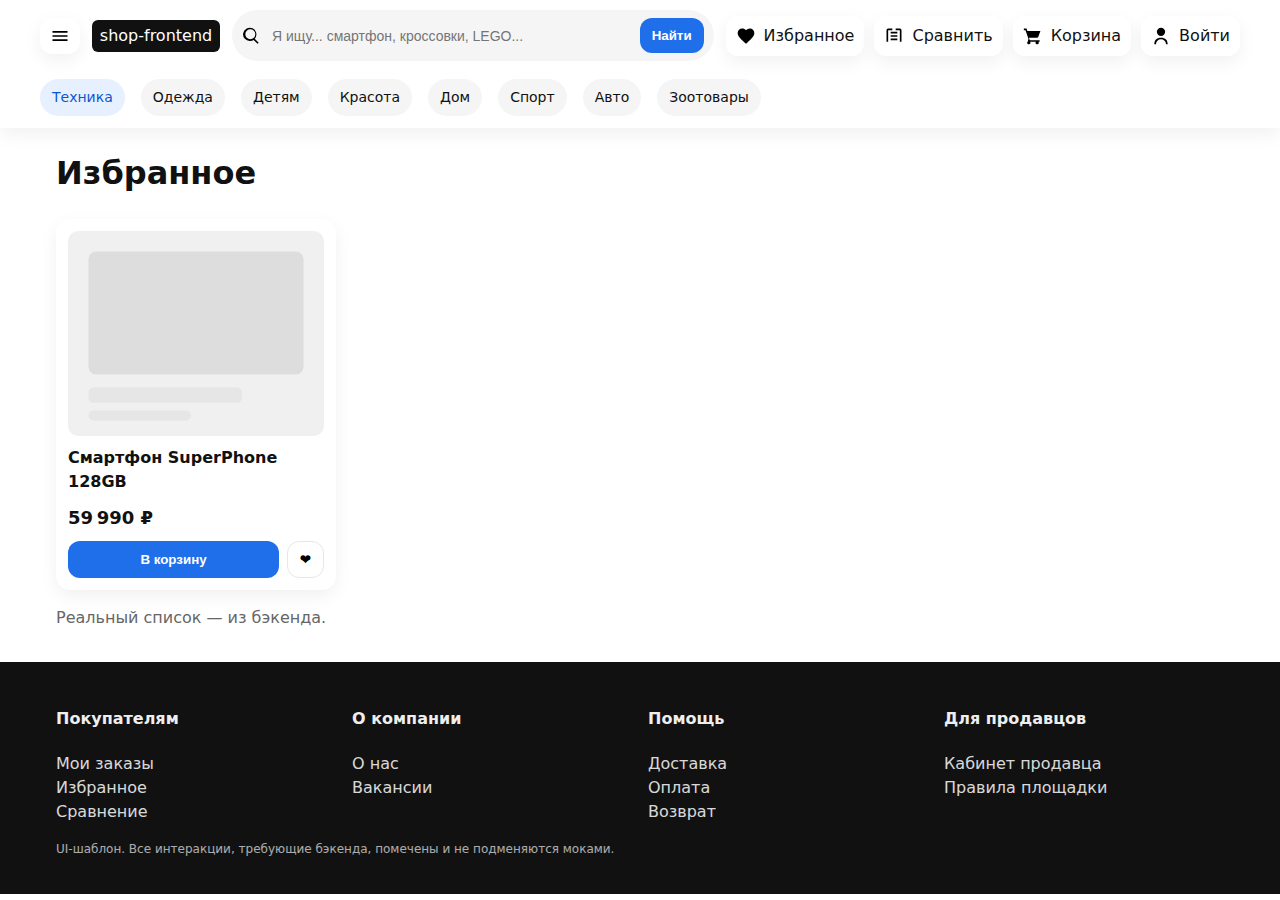
<file: main-service/cmd/server/frontend/favorites.html>
<!doctype html>
<html lang="ru">
<head>
  <meta charset="utf-8"/>
  <meta name="viewport" content="width=device-width,initial-scale=1"/>
  <title>Избранное — Shop Frontend</title>
  <link rel="stylesheet" href="static/css/styles.css"/>
</head>
<body>
<header class="app-header">
  <div class="container header-top">
    <button class="icon-btn" aria-label="Меню" data-menu-toggle>
      <img class="icon" src="static/img/menu.svg" alt=""/>
    </button>
    <a href="index.html" class="logo" aria-label="На главную">
      <img src="static/img/logo.svg" alt="Логотип" height="32"/>
    </a>
    <form class="search" role="search" aria-label="Поиск" data-search-form>
      <img class="icon" src="static/img/search.svg" alt=""/>
      <input name="q" type="search" placeholder="Я ищу... смартфон, кроссовки, LEGO..." aria-label="Поиск по товарам"/>
      <button class="btn btn-primary" type="submit">Найти</button>
    </form>
    <nav class="header-actions" aria-label="Действия">
      <a class="icon-btn" href="favorites.html" title="Избранное">
        <img class="icon" src="static/img/heart.svg" alt=""/>
        <span class="hide-mobile">Избранное</span>
      </a>
      <a class="icon-btn" href="compare.html" title="Сравнение">
        <img class="icon" src="static/img/compare.svg" alt=""/>
        <span class="hide-mobile">Сравнить</span>
      </a>
      <a class="icon-btn" href="cart.html" title="Корзина">
        <img class="icon" src="static/img/cart.svg" alt=""/>
        <span class="hide-mobile">Корзина</span>
      </a>
      <a class="icon-btn" href="auth.html" title="Войти">
        <img class="icon" src="static/img/user.svg" alt=""/>
        <span class="hide-mobile">Войти</span>
      </a>
    </nav>
  </div>
  <div class="container navbar" role="navigation" aria-label="Категории">
    <a class="navlink active" href="catalog.html">Техника</a>
    <a class="navlink" href="catalog.html">Одежда</a>
    <a class="navlink" href="catalog.html">Детям</a>
    <a class="navlink" href="catalog.html">Красота</a>
    <a class="navlink" href="catalog.html">Дом</a>
    <a class="navlink" href="catalog.html">Спорт</a>
    <a class="navlink" href="catalog.html">Авто</a>
    <a class="navlink" href="catalog.html">Зоотовары</a>
  </div>
</header>
<main class="container">

<section style="margin:16px 0;">
  <h1>Избранное</h1>
  <div class="grid cards">
    <article class="card">
      <img src="static/img/placeholder.svg" alt="Product"/>
      <a href="product.html"><strong>Смартфон SuperPhone 128GB</strong></a>
      <div class="price">59 990 ₽</div>
      <div style="display:flex; gap:8px;">
        <button class="btn btn-primary btn-block" data-requires-backend>В корзину</button>
        <button class="btn btn-ghost" data-fav-toggle>❤</button>
      </div>
    </article>
  </div>
  <p style="color:var(--muted);">Реальный список — из бэкенда.</p>
</section>

</main>
<footer class="app-footer">
  <div class="container">
    <div class="cols">
      <div>
        <h4>Покупателям</h4>
        <a href="orders.html">Мои заказы</a><br/>
        <a href="favorites.html">Избранное</a><br/>
        <a href="compare.html">Сравнение</a>
      </div>
      <div>
        <h4>О компании</h4>
        <a href="#">О нас</a><br/>
        <a href="#">Вакансии</a>
      </div>
      <div>
        <h4>Помощь</h4>
        <a href="#">Доставка</a><br/>
        <a href="#">Оплата</a><br/>
        <a href="#">Возврат</a>
      </div>
      <div>
        <h4>Для продавцов</h4>
        <a href="seller.html">Кабинет продавца</a><br/>
        <a href="#">Правила площадки</a>
      </div>
    </div>
    <p style="opacity:.7; font-size:12px; margin-top:16px">UI-шаблон. Все интеракции, требующие бэкенда, помечены и не подменяются моками.</p>
  </div>
</footer>
<script src="static/js/apiClient.js" defer></script>
<script src="static/js/main.js" defer></script>
<div class="toast" role="status" aria-live="polite" aria-atomic="true" style="display:block;height:0;width:0;overflow:visible;"></div>
</body>
</html>
</file>
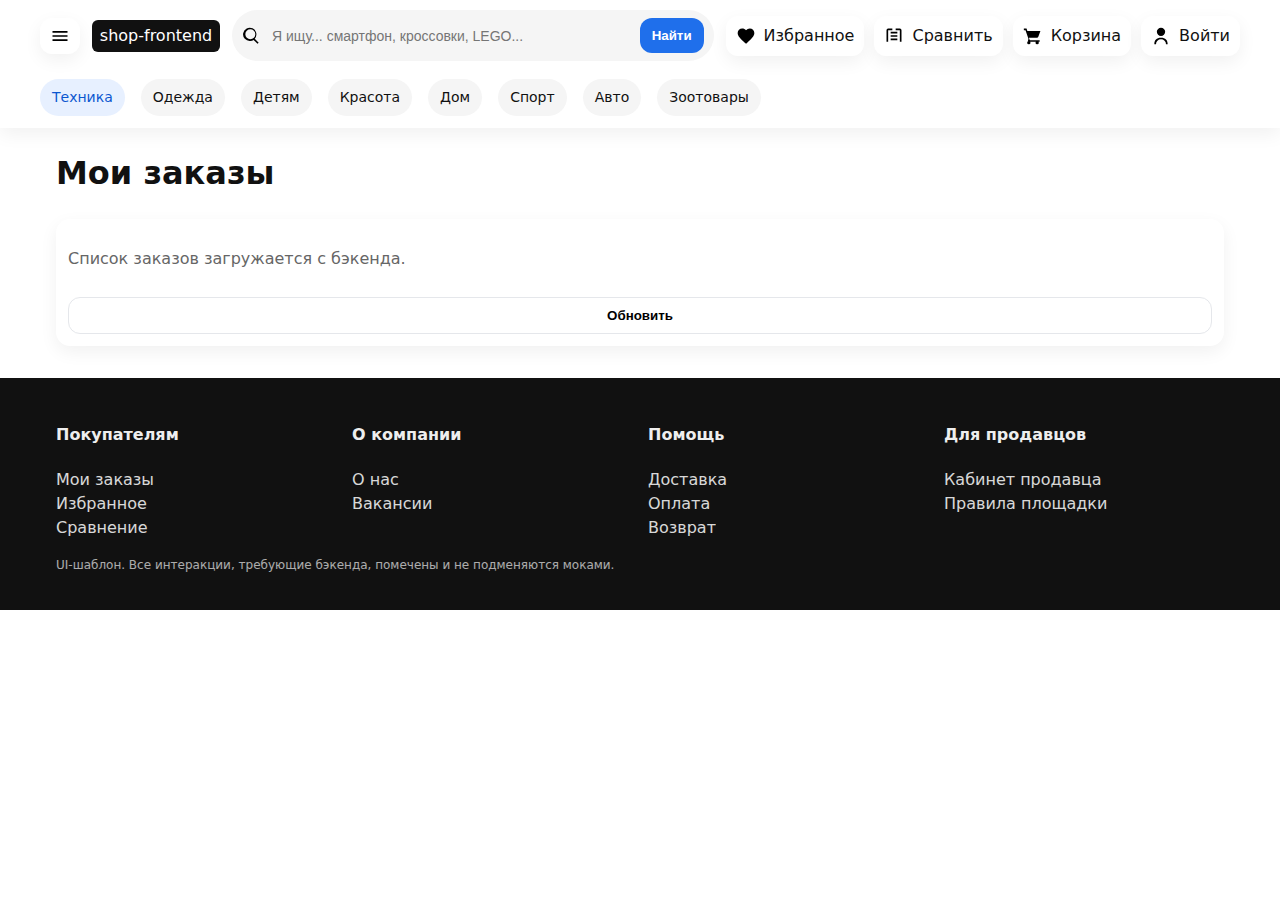
<file: main-service/cmd/server/frontend/orders.html>
<!doctype html>
<html lang="ru">
<head>
  <meta charset="utf-8"/>
  <meta name="viewport" content="width=device-width,initial-scale=1"/>
  <title>Мои заказы — Shop Frontend</title>
  <link rel="stylesheet" href="static/css/styles.css"/>
</head>
<body>
<header class="app-header">
  <div class="container header-top">
    <button class="icon-btn" aria-label="Меню" data-menu-toggle>
      <img class="icon" src="static/img/menu.svg" alt=""/>
    </button>
    <a href="index.html" class="logo" aria-label="На главную">
      <img src="static/img/logo.svg" alt="Логотип" height="32"/>
    </a>
    <form class="search" role="search" aria-label="Поиск" data-search-form>
      <img class="icon" src="static/img/search.svg" alt=""/>
      <input name="q" type="search" placeholder="Я ищу... смартфон, кроссовки, LEGO..." aria-label="Поиск по товарам"/>
      <button class="btn btn-primary" type="submit">Найти</button>
    </form>
    <nav class="header-actions" aria-label="Действия">
      <a class="icon-btn" href="favorites.html" title="Избранное">
        <img class="icon" src="static/img/heart.svg" alt=""/>
        <span class="hide-mobile">Избранное</span>
      </a>
      <a class="icon-btn" href="compare.html" title="Сравнение">
        <img class="icon" src="static/img/compare.svg" alt=""/>
        <span class="hide-mobile">Сравнить</span>
      </a>
      <a class="icon-btn" href="cart.html" title="Корзина">
        <img class="icon" src="static/img/cart.svg" alt=""/>
        <span class="hide-mobile">Корзина</span>
      </a>
      <a class="icon-btn" href="auth.html" title="Войти">
        <img class="icon" src="static/img/user.svg" alt=""/>
        <span class="hide-mobile">Войти</span>
      </a>
    </nav>
  </div>
  <div class="container navbar" role="navigation" aria-label="Категории">
    <a class="navlink active" href="catalog.html">Техника</a>
    <a class="navlink" href="catalog.html">Одежда</a>
    <a class="navlink" href="catalog.html">Детям</a>
    <a class="navlink" href="catalog.html">Красота</a>
    <a class="navlink" href="catalog.html">Дом</a>
    <a class="navlink" href="catalog.html">Спорт</a>
    <a class="navlink" href="catalog.html">Авто</a>
    <a class="navlink" href="catalog.html">Зоотовары</a>
  </div>
</header>
<main class="container">

<section style="margin:16px 0;">
  <h1>Мои заказы</h1>
  <div class="card">
    <p style="color:var(--muted);">Список заказов загружается с бэкенда.</p>
    <button class="btn btn-ghost" data-requires-backend>Обновить</button>
  </div>
</section>

</main>
<footer class="app-footer">
  <div class="container">
    <div class="cols">
      <div>
        <h4>Покупателям</h4>
        <a href="orders.html">Мои заказы</a><br/>
        <a href="favorites.html">Избранное</a><br/>
        <a href="compare.html">Сравнение</a>
      </div>
      <div>
        <h4>О компании</h4>
        <a href="#">О нас</a><br/>
        <a href="#">Вакансии</a>
      </div>
      <div>
        <h4>Помощь</h4>
        <a href="#">Доставка</a><br/>
        <a href="#">Оплата</a><br/>
        <a href="#">Возврат</a>
      </div>
      <div>
        <h4>Для продавцов</h4>
        <a href="seller.html">Кабинет продавца</a><br/>
        <a href="#">Правила площадки</a>
      </div>
    </div>
    <p style="opacity:.7; font-size:12px; margin-top:16px">UI-шаблон. Все интеракции, требующие бэкенда, помечены и не подменяются моками.</p>
  </div>
</footer>
<script src="static/js/apiClient.js" defer></script>
<script src="static/js/main.js" defer></script>
<div class="toast" role="status" aria-live="polite" aria-atomic="true" style="display:block;height:0;width:0;overflow:visible;"></div>
</body>
</html>
</file>
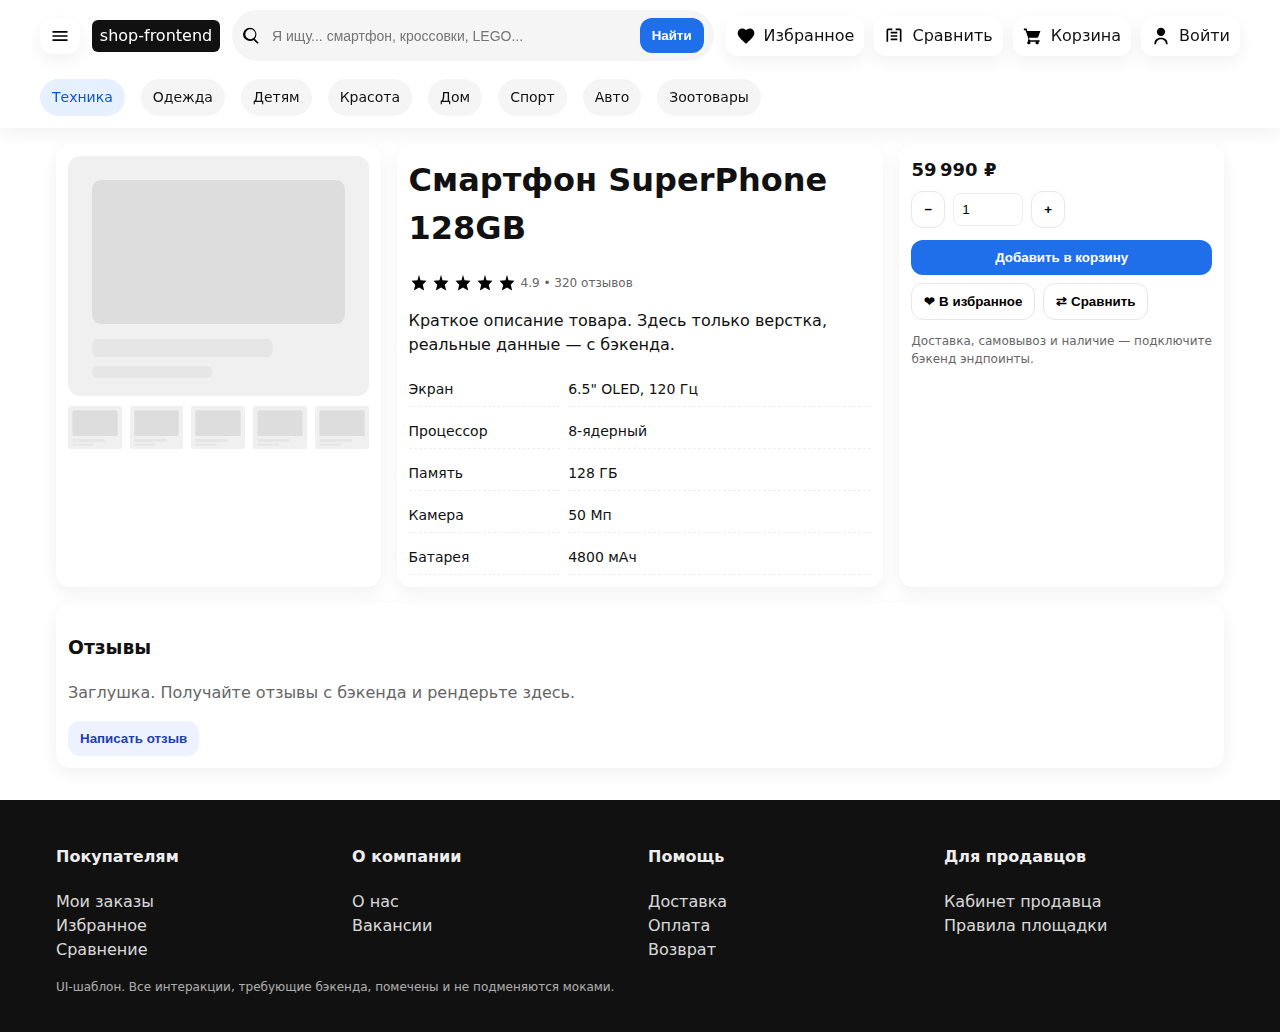
<file: main-service/cmd/server/frontend/product.html>
<!doctype html>
<html lang="ru">
<head>
  <meta charset="utf-8"/>
  <meta name="viewport" content="width=device-width,initial-scale=1"/>
  <title>Товар — Shop Frontend</title>
  <link rel="stylesheet" href="static/css/styles.css"/>
</head>
<body>
<header class="app-header">
  <div class="container header-top">
    <button class="icon-btn" aria-label="Меню" data-menu-toggle>
      <img class="icon" src="static/img/menu.svg" alt=""/>
    </button>
    <a href="index.html" class="logo" aria-label="На главную">
      <img src="static/img/logo.svg" alt="Логотип" height="32"/>
    </a>
    <form class="search" role="search" aria-label="Поиск" data-search-form>
      <img class="icon" src="static/img/search.svg" alt=""/>
      <input name="q" type="search" placeholder="Я ищу... смартфон, кроссовки, LEGO..." aria-label="Поиск по товарам"/>
      <button class="btn btn-primary" type="submit">Найти</button>
    </form>
    <nav class="header-actions" aria-label="Действия">
      <a class="icon-btn" href="favorites.html" title="Избранное">
        <img class="icon" src="static/img/heart.svg" alt=""/>
        <span class="hide-mobile">Избранное</span>
      </a>
      <a class="icon-btn" href="compare.html" title="Сравнение">
        <img class="icon" src="static/img/compare.svg" alt=""/>
        <span class="hide-mobile">Сравнить</span>
      </a>
      <a class="icon-btn" href="cart.html" title="Корзина">
        <img class="icon" src="static/img/cart.svg" alt=""/>
        <span class="hide-mobile">Корзина</span>
      </a>
      <a class="icon-btn" href="auth.html" title="Войти">
        <img class="icon" src="static/img/user.svg" alt=""/>
        <span class="hide-mobile">Войти</span>
      </a>
    </nav>
  </div>
  <div class="container navbar" role="navigation" aria-label="Категории">
    <a class="navlink active" href="catalog.html">Техника</a>
    <a class="navlink" href="catalog.html">Одежда</a>
    <a class="navlink" href="catalog.html">Детям</a>
    <a class="navlink" href="catalog.html">Красота</a>
    <a class="navlink" href="catalog.html">Дом</a>
    <a class="navlink" href="catalog.html">Спорт</a>
    <a class="navlink" href="catalog.html">Авто</a>
    <a class="navlink" href="catalog.html">Зоотовары</a>
  </div>
</header>
<main class="container">

<section class="product" style="margin:16px 0;">
  <div class="gallery">
    <img src="static/img/placeholder.svg" alt="Фото товара" data-main-img/>
    <div class="thumbs">
      <img src="static/img/placeholder.svg" alt="thumb" data-thumb/>
      <img src="static/img/placeholder.svg" alt="thumb" data-thumb/>
      <img src="static/img/placeholder.svg" alt="thumb" data-thumb/>
      <img src="static/img/placeholder.svg" alt="thumb" data-thumb/>
      <img src="static/img/placeholder.svg" alt="thumb" data-thumb/>
    </div>
  </div>
  <article class="product-info">
    <h1 style="margin-top:0;">Смартфон SuperPhone 128GB</h1>
    <div class="rating" style="margin-bottom:8px;">
      <span class="stars"><img class="icon" src="static/img/star.svg" alt="*"/><img class="icon" src="static/img/star.svg" alt="*"/><img class="icon" src="static/img/star.svg" alt="*"/><img class="icon" src="static/img/star.svg" alt="*"/><img class="icon" src="static/img/star.svg" alt="*"/></span>
      <span>4.9 • 320 отзывов</span>
    </div>
    <p>Краткое описание товара. Здесь только верстка, реальные данные — с бэкенда.</p>
    <div class="specs">
      <div>Экран</div><div>6.5" OLED, 120 Гц</div>
      <div>Процессор</div><div>8‑ядерный</div>
      <div>Память</div><div>128 ГБ</div>
      <div>Камера</div><div>50 Мп</div>
      <div>Батарея</div><div>4800 мАч</div>
    </div>
  </article>
  <aside class="purchase">
    <div class="price" style="margin-bottom:8px;">59 990 ₽</div>
    <div style="display:flex; gap:8px; align-items:center; margin-bottom:12px;">
      <button class="btn btn-ghost" aria-label="Минус" data-qty="dec">−</button>
      <input type="number" name="qty" value="1" min="1" style="width:70px; padding:8px; border-radius:8px; border:1px solid #eee;"/>
      <button class="btn btn-ghost" aria-label="Плюс" data-qty="inc">+</button>
    </div>
    <button class="btn btn-primary btn-block" data-requires-backend>Добавить в корзину</button>
    <div style="display:flex; gap:8px; margin-top:8px;">
      <button class="btn btn-ghost" data-fav-toggle>❤ В избранное</button>
      <button class="btn btn-ghost" data-compare-toggle>⇄ Сравнить</button>
    </div>
    <p style="color:var(--muted); font-size:12px; margin-top:12px;">Доставка, самовывоз и наличие — подключите бэкенд эндпоинты.</p>
  </aside>
</section>

<section aria-label="Отзывы" style="margin:16px 0;">
  <div class="review">
    <h3>Отзывы</h3>
    <p style="color:var(--muted);">Заглушка. Получайте отзывы с бэкенда и рендерьте здесь.</p>
    <button class="btn btn-secondary" data-requires-backend>Написать отзыв</button>
  </div>
</section>

<script src="static/js/product.js" defer></script>

</main>
<footer class="app-footer">
  <div class="container">
    <div class="cols">
      <div>
        <h4>Покупателям</h4>
        <a href="orders.html">Мои заказы</a><br/>
        <a href="favorites.html">Избранное</a><br/>
        <a href="compare.html">Сравнение</a>
      </div>
      <div>
        <h4>О компании</h4>
        <a href="#">О нас</a><br/>
        <a href="#">Вакансии</a>
      </div>
      <div>
        <h4>Помощь</h4>
        <a href="#">Доставка</a><br/>
        <a href="#">Оплата</a><br/>
        <a href="#">Возврат</a>
      </div>
      <div>
        <h4>Для продавцов</h4>
        <a href="seller.html">Кабинет продавца</a><br/>
        <a href="#">Правила площадки</a>
      </div>
    </div>
    <p style="opacity:.7; font-size:12px; margin-top:16px">UI-шаблон. Все интеракции, требующие бэкенда, помечены и не подменяются моками.</p>
  </div>
</footer>
<script src="static/js/apiClient.js" defer></script>
<script src="static/js/main.js" defer></script>
<div class="toast" role="status" aria-live="polite" aria-atomic="true" style="display:block;height:0;width:0;overflow:visible;"></div>
</body>
</html>
</file>
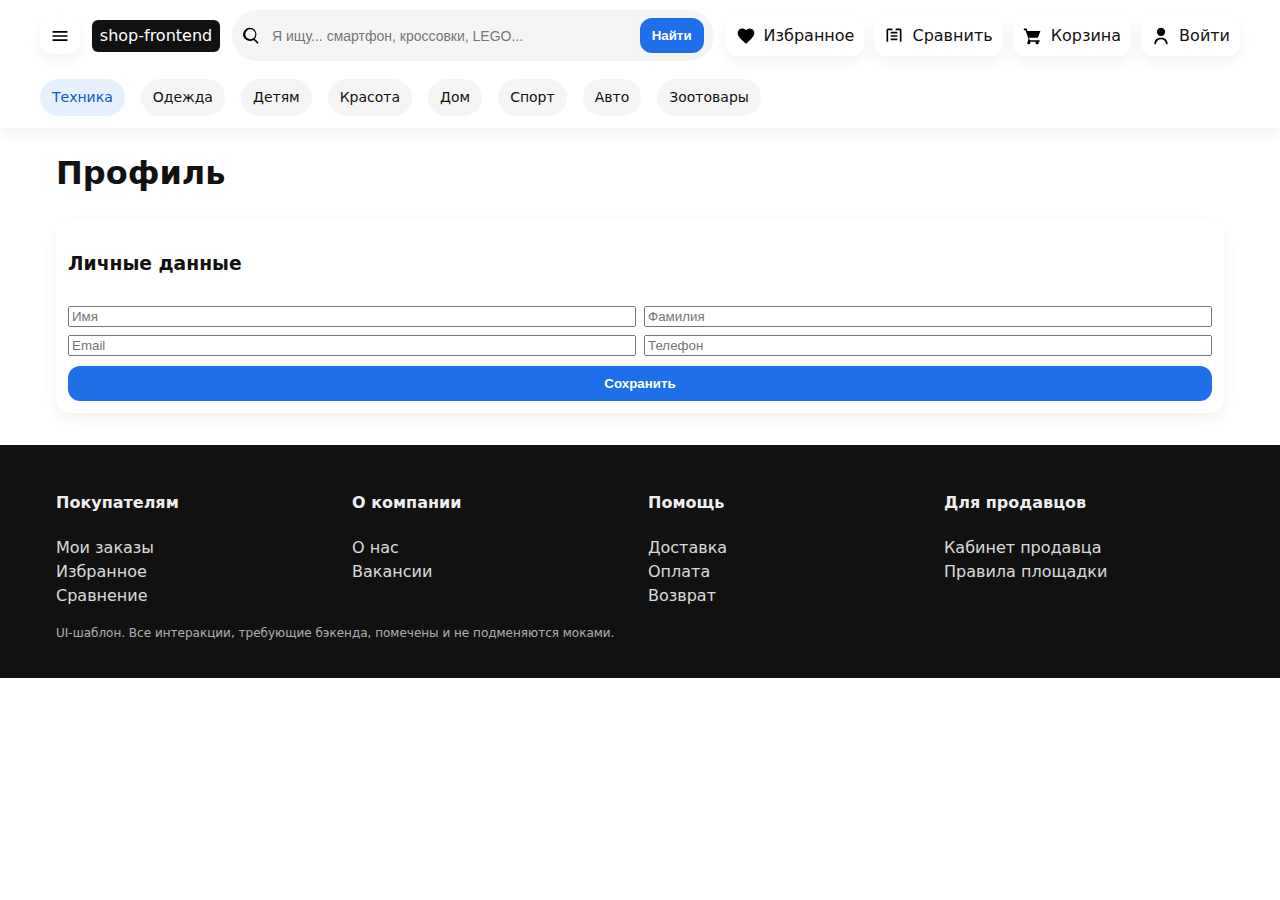
<file: main-service/cmd/server/frontend/profile.html>
<!doctype html>
<html lang="ru">
<head>
  <meta charset="utf-8"/>
  <meta name="viewport" content="width=device-width,initial-scale=1"/>
  <title>Профиль — Shop Frontend</title>
  <link rel="stylesheet" href="static/css/styles.css"/>
</head>
<body>
<header class="app-header">
  <div class="container header-top">
    <button class="icon-btn" aria-label="Меню" data-menu-toggle>
      <img class="icon" src="static/img/menu.svg" alt=""/>
    </button>
    <a href="index.html" class="logo" aria-label="На главную">
      <img src="static/img/logo.svg" alt="Логотип" height="32"/>
    </a>
    <form class="search" role="search" aria-label="Поиск" data-search-form>
      <img class="icon" src="static/img/search.svg" alt=""/>
      <input name="q" type="search" placeholder="Я ищу... смартфон, кроссовки, LEGO..." aria-label="Поиск по товарам"/>
      <button class="btn btn-primary" type="submit">Найти</button>
    </form>
    <nav class="header-actions" aria-label="Действия">
      <a class="icon-btn" href="favorites.html" title="Избранное">
        <img class="icon" src="static/img/heart.svg" alt=""/>
        <span class="hide-mobile">Избранное</span>
      </a>
      <a class="icon-btn" href="compare.html" title="Сравнение">
        <img class="icon" src="static/img/compare.svg" alt=""/>
        <span class="hide-mobile">Сравнить</span>
      </a>
      <a class="icon-btn" href="cart.html" title="Корзина">
        <img class="icon" src="static/img/cart.svg" alt=""/>
        <span class="hide-mobile">Корзина</span>
      </a>
      <a class="icon-btn" href="auth.html" title="Войти">
        <img class="icon" src="static/img/user.svg" alt=""/>
        <span class="hide-mobile">Войти</span>
      </a>
    </nav>
  </div>
  <div class="container navbar" role="navigation" aria-label="Категории">
    <a class="navlink active" href="catalog.html">Техника</a>
    <a class="navlink" href="catalog.html">Одежда</a>
    <a class="navlink" href="catalog.html">Детям</a>
    <a class="navlink" href="catalog.html">Красота</a>
    <a class="navlink" href="catalog.html">Дом</a>
    <a class="navlink" href="catalog.html">Спорт</a>
    <a class="navlink" href="catalog.html">Авто</a>
    <a class="navlink" href="catalog.html">Зоотовары</a>
  </div>
</header>
<main class="container">

<section style="margin:16px 0;">
  <h1>Профиль</h1>
  <div class="card">
    <h3>Личные данные</h3>
    <div style="display:grid; gap:8px; grid-template-columns: repeat(2, minmax(0,1fr));">
      <input placeholder="Имя"/>
      <input placeholder="Фамилия"/>
      <input placeholder="Email"/>
      <input placeholder="Телефон"/>
    </div>
    <button class="btn btn-primary" data-requires-backend>Сохранить</button>
  </div>
</section>

</main>
<footer class="app-footer">
  <div class="container">
    <div class="cols">
      <div>
        <h4>Покупателям</h4>
        <a href="orders.html">Мои заказы</a><br/>
        <a href="favorites.html">Избранное</a><br/>
        <a href="compare.html">Сравнение</a>
      </div>
      <div>
        <h4>О компании</h4>
        <a href="#">О нас</a><br/>
        <a href="#">Вакансии</a>
      </div>
      <div>
        <h4>Помощь</h4>
        <a href="#">Доставка</a><br/>
        <a href="#">Оплата</a><br/>
        <a href="#">Возврат</a>
      </div>
      <div>
        <h4>Для продавцов</h4>
        <a href="seller.html">Кабинет продавца</a><br/>
        <a href="#">Правила площадки</a>
      </div>
    </div>
    <p style="opacity:.7; font-size:12px; margin-top:16px">UI-шаблон. Все интеракции, требующие бэкенда, помечены и не подменяются моками.</p>
  </div>
</footer>
<script src="static/js/apiClient.js" defer></script>
<script src="static/js/main.js" defer></script>
<div class="toast" role="status" aria-live="polite" aria-atomic="true" style="display:block;height:0;width:0;overflow:visible;"></div>
</body>
</html>
</file>
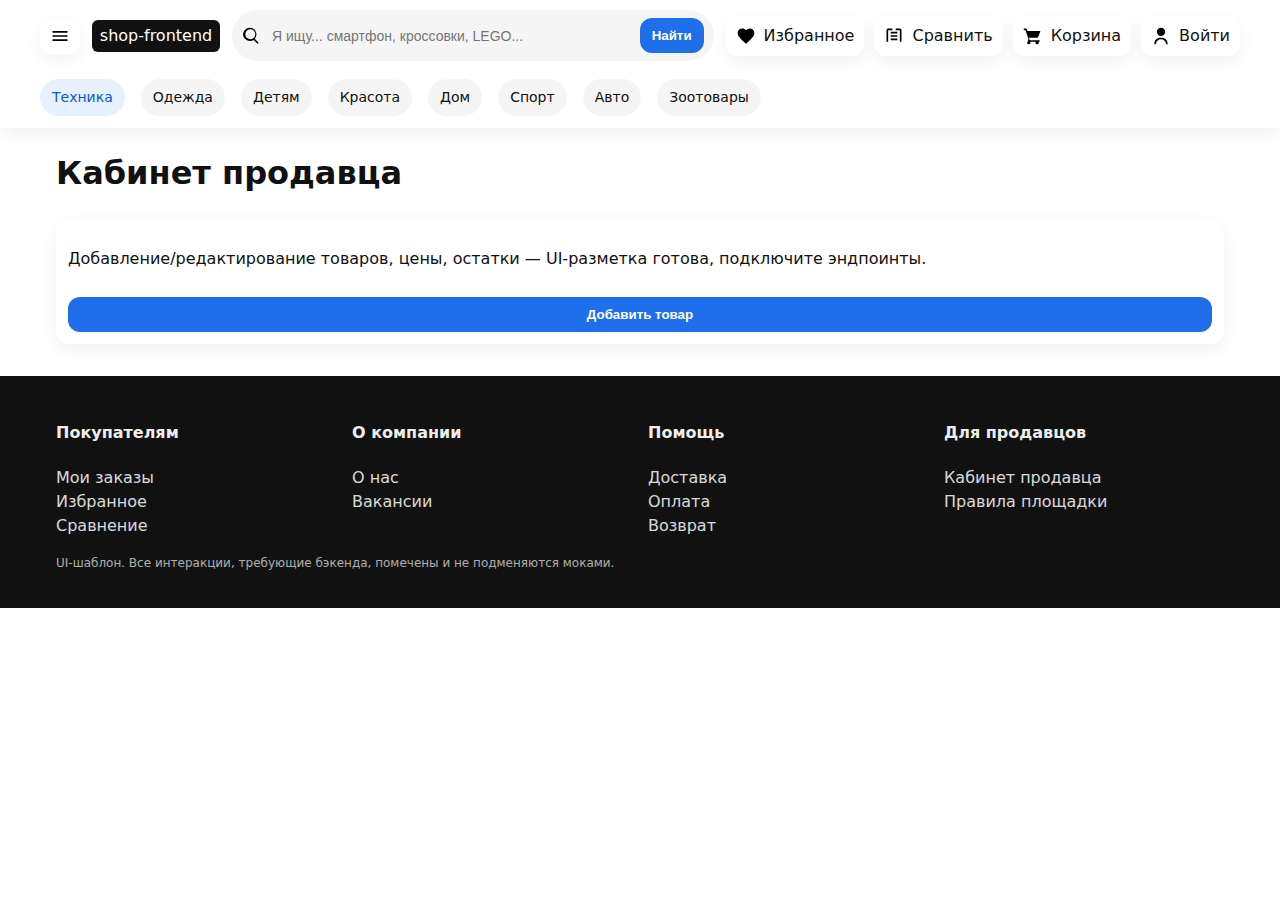
<file: main-service/cmd/server/frontend/seller.html>
<!doctype html>
<html lang="ru">
<head>
  <meta charset="utf-8"/>
  <meta name="viewport" content="width=device-width,initial-scale=1"/>
  <title>Кабинет продавца — Shop Frontend</title>
  <link rel="stylesheet" href="static/css/styles.css"/>
</head>
<body>
<header class="app-header">
  <div class="container header-top">
    <button class="icon-btn" aria-label="Меню" data-menu-toggle>
      <img class="icon" src="static/img/menu.svg" alt=""/>
    </button>
    <a href="index.html" class="logo" aria-label="На главную">
      <img src="static/img/logo.svg" alt="Логотип" height="32"/>
    </a>
    <form class="search" role="search" aria-label="Поиск" data-search-form>
      <img class="icon" src="static/img/search.svg" alt=""/>
      <input name="q" type="search" placeholder="Я ищу... смартфон, кроссовки, LEGO..." aria-label="Поиск по товарам"/>
      <button class="btn btn-primary" type="submit">Найти</button>
    </form>
    <nav class="header-actions" aria-label="Действия">
      <a class="icon-btn" href="favorites.html" title="Избранное">
        <img class="icon" src="static/img/heart.svg" alt=""/>
        <span class="hide-mobile">Избранное</span>
      </a>
      <a class="icon-btn" href="compare.html" title="Сравнение">
        <img class="icon" src="static/img/compare.svg" alt=""/>
        <span class="hide-mobile">Сравнить</span>
      </a>
      <a class="icon-btn" href="cart.html" title="Корзина">
        <img class="icon" src="static/img/cart.svg" alt=""/>
        <span class="hide-mobile">Корзина</span>
      </a>
      <a class="icon-btn" href="auth.html" title="Войти">
        <img class="icon" src="static/img/user.svg" alt=""/>
        <span class="hide-mobile">Войти</span>
      </a>
    </nav>
  </div>
  <div class="container navbar" role="navigation" aria-label="Категории">
    <a class="navlink active" href="catalog.html">Техника</a>
    <a class="navlink" href="catalog.html">Одежда</a>
    <a class="navlink" href="catalog.html">Детям</a>
    <a class="navlink" href="catalog.html">Красота</a>
    <a class="navlink" href="catalog.html">Дом</a>
    <a class="navlink" href="catalog.html">Спорт</a>
    <a class="navlink" href="catalog.html">Авто</a>
    <a class="navlink" href="catalog.html">Зоотовары</a>
  </div>
</header>
<main class="container">

<section style="margin:16px 0;">
  <h1>Кабинет продавца</h1>
  <div class="card">
    <p>Добавление/редактирование товаров, цены, остатки — UI‑разметка готова, подключите эндпоинты.</p>
    <button class="btn btn-primary" data-requires-backend>Добавить товар</button>
  </div>
</section>

</main>
<footer class="app-footer">
  <div class="container">
    <div class="cols">
      <div>
        <h4>Покупателям</h4>
        <a href="orders.html">Мои заказы</a><br/>
        <a href="favorites.html">Избранное</a><br/>
        <a href="compare.html">Сравнение</a>
      </div>
      <div>
        <h4>О компании</h4>
        <a href="#">О нас</a><br/>
        <a href="#">Вакансии</a>
      </div>
      <div>
        <h4>Помощь</h4>
        <a href="#">Доставка</a><br/>
        <a href="#">Оплата</a><br/>
        <a href="#">Возврат</a>
      </div>
      <div>
        <h4>Для продавцов</h4>
        <a href="seller.html">Кабинет продавца</a><br/>
        <a href="#">Правила площадки</a>
      </div>
    </div>
    <p style="opacity:.7; font-size:12px; margin-top:16px">UI-шаблон. Все интеракции, требующие бэкенда, помечены и не подменяются моками.</p>
  </div>
</footer>
<script src="static/js/apiClient.js" defer></script>
<script src="static/js/main.js" defer></script>
<div class="toast" role="status" aria-live="polite" aria-atomic="true" style="display:block;height:0;width:0;overflow:visible;"></div>
</body>
</html>
</file>
<file: main-service/cmd/server/frontend/static/css/styles.css>
/* ====================================================================
   Global styles (no frameworks). Mobile-first, accessible, WCAG AA-ish.
   ==================================================================== */
:root{
  --bg: #ffffff;
  --text: #111111;
  --muted: #666666;
  --soft: #f5f5f5;
  --brand: #1f6feb;
  --brand-2: #0ea5e9;
  --success: #16a34a;
  --danger: #dc2626;
  --warning: #d97706;
  --radius: 14px;
  --shadow: 0 6px 18px rgba(0,0,0,.06);
}

*{ box-sizing:border-box; }
html,body{ height:100%; }
body{
  margin:0;
  font-family: system-ui, -apple-system, Segoe UI, Roboto, Helvetica, Arial, "Apple Color Emoji", "Segoe UI Emoji";
  color:var(--text);
  background:var(--bg);
  line-height:1.5;
}

a{ color:inherit; text-decoration:none; }
img{ max-width:100%; display:block; }

.container{
  width:100%;
  max-width:1200px;
  margin:0 auto;
  padding:0 16px;
}

/* Header */
.app-header{
  position:sticky; top:0; z-index:50;
  background:#fff; box-shadow:var(--shadow);
}
.header-top{
  display:flex; align-items:center; gap:12px;
  padding:10px 0;
}
.header-top .logo{ display:flex; align-items:center; gap:8px; }
.header-top .search{
  flex:1; display:flex; align-items:center; gap:8px;
  background:var(--soft); padding:8px 10px; border-radius:999px;
}
.header-top .search input{
  flex:1; border:none; background:transparent; outline:none;
  font-size:14px;
}
.header-actions{ display:flex; gap:10px; align-items:center; }
.icon-btn{
  border:none; background:#fff; padding:8px 10px; border-radius:12px;
  display:flex; gap:8px; align-items:center; box-shadow:var(--shadow); cursor:pointer;
}
.icon-btn:active{ transform: translateY(1px); }
.icon{ width:20px; height:20px; display:inline-block; }
.navbar{
  display:flex; gap:16px; overflow:auto; padding:8px 0 12px 0;
}
.navlink{
  padding:8px 12px; border-radius:999px; background:var(--soft);
  font-size:14px; white-space:nowrap;
}
.navlink.active{ background: #e7f0ff; color: #0b57d0; }

/* Grids */
.grid{
  display:grid; gap:16px;
}
.grid.cards{
  grid-template-columns: repeat(2, minmax(0,1fr));
}
@media(min-width:720px){
  .grid.cards{ grid-template-columns: repeat(3, minmax(0,1fr)); }
}
@media(min-width:1024px){
  .grid.cards{ grid-template-columns: repeat(4, minmax(0,1fr)); }
}

/* Card */
.card{
  background:#fff; border-radius:var(--radius); box-shadow:var(--shadow);
  padding:12px; display:flex; flex-direction:column; gap:10px;
}
.badge{
  display:inline-flex; align-items:center; gap:6px;
  font-size:12px; color:#0b57d0; background:#e7f0ff; padding:4px 8px; border-radius:999px;
}
.price{ font-weight:700; font-size:18px; }
.price .old{ color: var(--muted); text-decoration: line-through; font-weight:400; margin-left:8px; }

.rating{ display:flex; gap:4px; align-items:center; font-size:12px; color:var(--muted); }
.rating .stars{ display:inline-flex; gap:2px; }

.btn{
  display:inline-flex; align-items:center; justify-content:center;
  gap:8px; padding:10px 12px; border-radius:12px; border:none; cursor:pointer;
  font-weight:600;
}
.btn-primary{ background:var(--brand); color:#fff; }
.btn-secondary{ background:#eef2ff; color:#1e40af; }
.btn-ghost{ background:transparent; border:1px solid #e5e7eb; }
.btn-block{ width:100%; }
.btn[disabled]{ opacity:.6; cursor:not-allowed; }

/* Page: catalog */
.filters{
  position:sticky; top:72px; align-self:start;
  background:#fff; border-radius:var(--radius); box-shadow:var(--shadow);
  padding:12px; display:flex; flex-direction:column; gap:10px;
}
.filter-group{ border-top:1px solid #f0f0f0; padding-top:10px; }
.filter-group:first-child{ border-top:none; padding-top:0; }
.filter-group summary{ cursor:pointer; font-weight:600; }
.chips{ display:flex; flex-wrap:wrap; gap:8px; }
.chip{ padding:6px 10px; background:#f4f4f5; border-radius:999px; font-size:13px; cursor:pointer; }
.chip.active{ background:#e7f0ff; color:#0b57d0; }

.sortbar{
  display:flex; gap:8px; align-items:center; justify-content:space-between; flex-wrap:wrap;
  margin-bottom:12px;
}
.sortbar .controls{ display:flex; gap:8px; align-items:center; }

/* Page: product */
.product{
  display:grid; gap:16px;
}
@media(min-width:960px){
  .product{ grid-template-columns: 2fr 3fr 2fr; }
}
.gallery{
  background:#fff; border-radius:var(--radius); box-shadow:var(--shadow); padding:12px;
}
.gallery .thumbs{ display:grid; gap:8px; grid-template-columns: repeat(5, minmax(0,1fr)); margin-top:10px; }
.product-info, .purchase{
  background:#fff; border-radius:var(--radius); box-shadow:var(--shadow); padding:12px;
}
.specs{ display:grid; grid-template-columns: 1fr 2fr; gap:8px; font-size:14px; }
.specs div{ padding:6px 0; border-bottom:1px dashed #eee; }
.review{ background:#fff; border-radius:var(--radius); box-shadow:var(--shadow); padding:12px; }

/* Footer */
.app-footer{
  margin-top:32px; padding:24px 0; background:#111; color:#eee;
}
.app-footer .cols{ display:grid; gap:16px; grid-template-columns: repeat(2,minmax(0,1fr)); }
@media(min-width:720px){ .app-footer .cols{ grid-template-columns: repeat(4,minmax(0,1fr)); } }
.app-footer a{ color:#eee; opacity:.9; }
.app-footer a:hover{ opacity:1; }

/* Toast */
.toast{
  position:fixed; left:50%; bottom:24px; transform:translateX(-50%);
  background:#111; color:#fff; padding:12px 16px; border-radius:999px; box-shadow:var(--shadow);
  opacity:0; pointer-events:none; transition: opacity .2s ease;
}
.toast.show{ opacity:1; }
</file>
